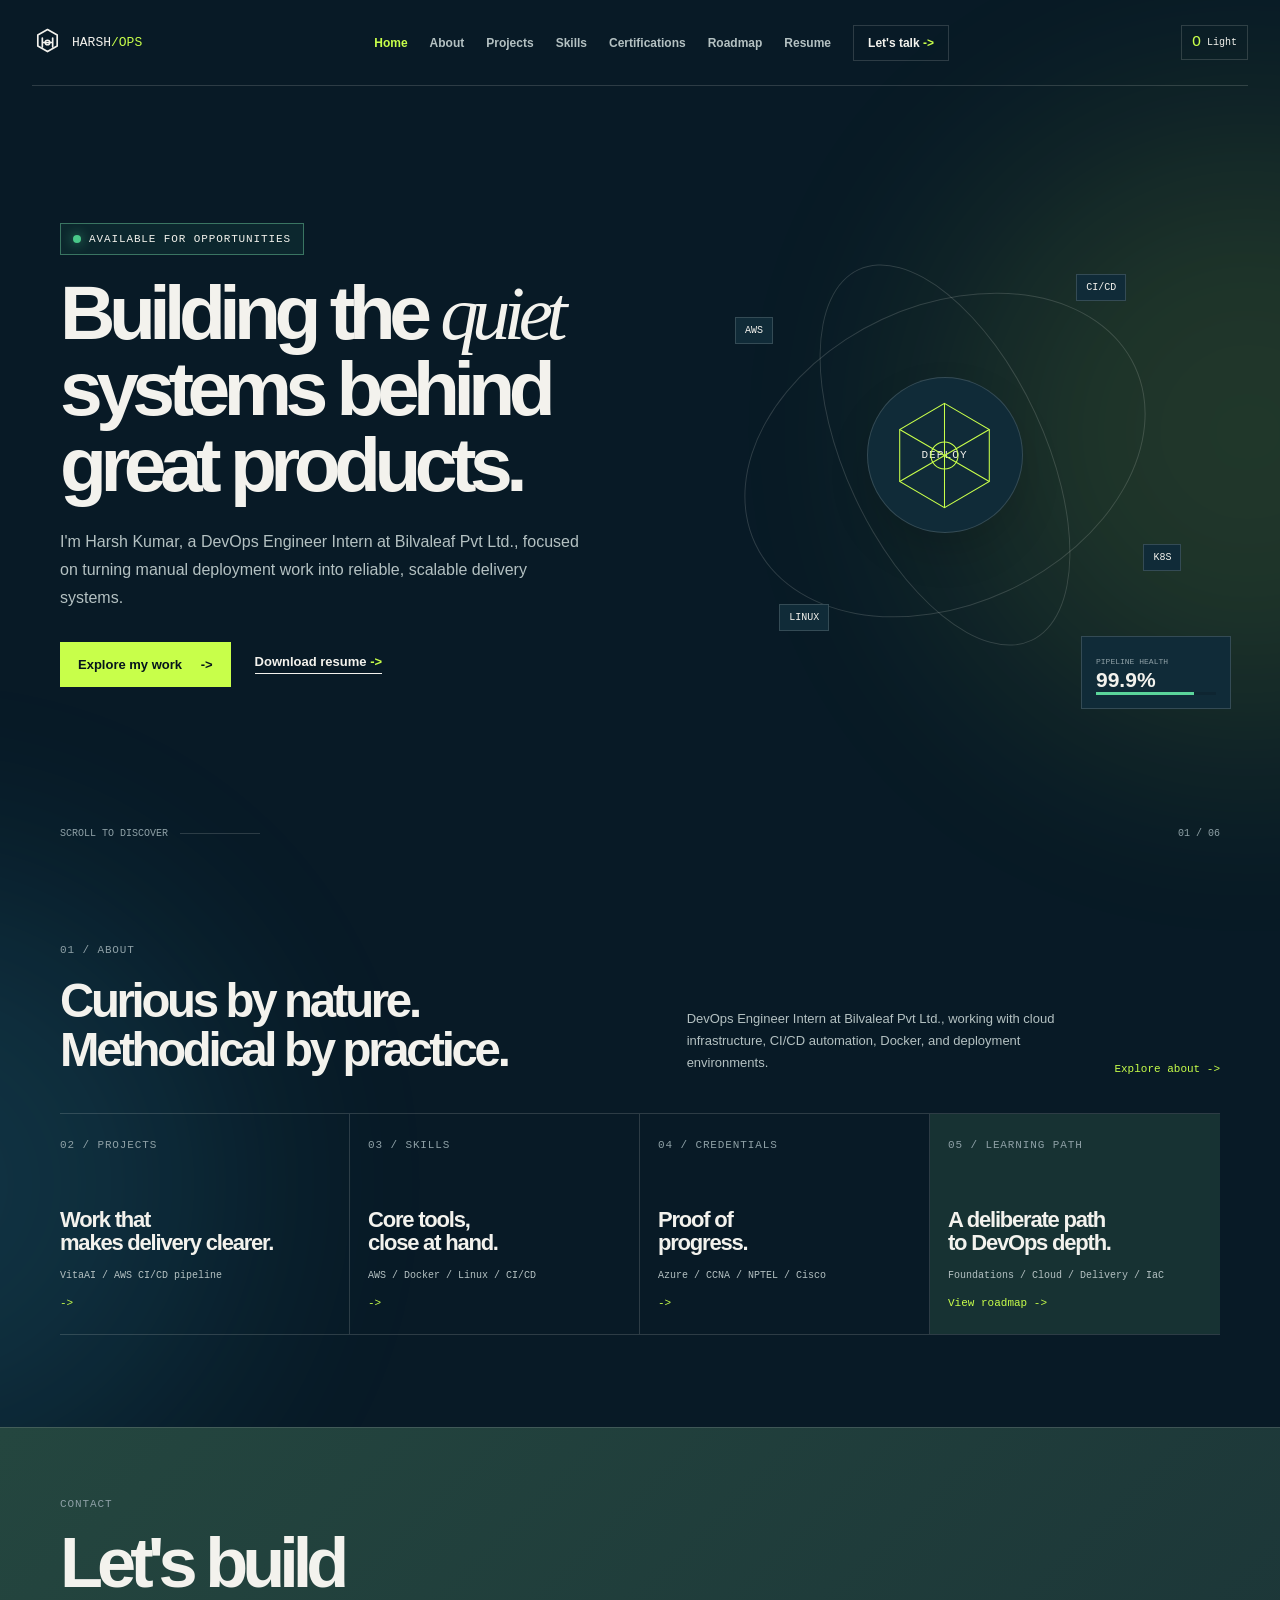
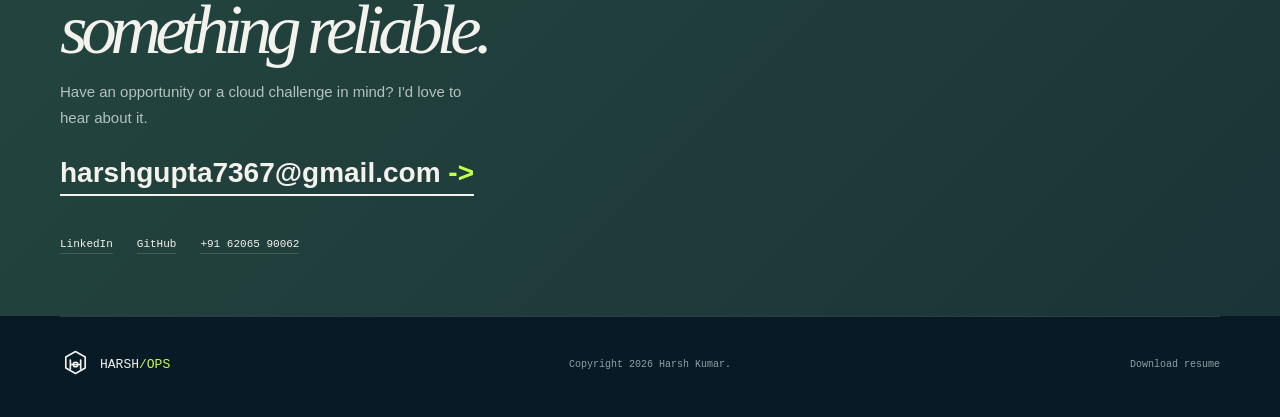
<file: index.html>
<!doctype html>
<html lang="en">
<head>
  <meta charset="UTF-8"><meta name="viewport" content="width=device-width, initial-scale=1.0">
  <meta http-equiv="Content-Security-Policy" content="default-src 'self'; img-src 'self' data:; style-src 'self' 'unsafe-inline' https://fonts.googleapis.com; font-src 'self' https://fonts.gstatic.com; script-src 'self' 'unsafe-inline'; object-src 'none'; base-uri 'self'; form-action 'self'; upgrade-insecure-requests">
  <meta name="referrer" content="strict-origin-when-cross-origin">
  <meta name="description" content="Harsh Kumar - Cloud and DevOps Engineer portfolio. AWS, Azure, Docker, Kubernetes, CI/CD and automation.">
  <meta name="keywords" content="Harsh Kumar, Cloud Engineer, DevOps Engineer, AWS, Azure, Docker, Kubernetes, CI/CD"><meta name="robots" content="index, follow">
  <link rel="canonical" href="https://harshcse.in/"><meta name="theme-color" content="#081a26"><link rel="icon" href="favicon.svg" type="image/svg+xml">
  <title>Harsh Kumar | Cloud and DevOps Engineer</title>
  <link rel="preconnect" href="https://fonts.googleapis.com"><link rel="preconnect" href="https://fonts.gstatic.com" crossorigin>
  <link href="https://fonts.googleapis.com/css2?family=DM+Mono:wght@400;500&family=Manrope:wght@400;500;600;700;800&display=swap" rel="stylesheet">
  <link rel="stylesheet" href="styles.css"><link rel="stylesheet" href="overrides.css"><link rel="stylesheet" href="home-refinements.css">
  <script>(()=>{const t=localStorage.getItem('harsh-portfolio-theme');document.documentElement.dataset.theme=t==='dark'||t==='light'?t:'dark'})()</script>
</head>
<body>
  <a class="skip-link" href="#main">Skip to content</a><div class="page-glow glow-one"></div><div class="page-glow glow-two"></div>
  <header class="site-header">
    <a class="brand" href="index.html" aria-label="Harsh Kumar home"><svg class="brand-mark" viewBox="0 0 48 48" aria-hidden="true"><path d="M9 12.5 24 4l15 8.5v17L24 38 9 29.5z"/><path d="M16 17v14m16-14v14M16 24h16"/><circle cx="24" cy="24" r="3.5"/></svg><span>HARSH<span>/OPS</span></span></a>
    <nav aria-label="Primary navigation"><a class="active" href="index.html">Home</a><a href="about.html">About</a><a href="projects.html">Projects</a><a href="skills.html">Skills</a><a href="certifications.html">Certifications</a><a href="roadmap.html">Roadmap</a><a href="Harsh_Resume_ops.pdf" download>Resume</a><a href="#contact" class="nav-contact">Let's talk <span>-&gt;</span></a></nav>
    <div class="header-actions"><button class="theme-toggle" type="button" aria-label="Switch to dark theme" aria-pressed="false"><span aria-hidden="true">O</span><span class="theme-label">Theme</span></button><button class="menu-toggle" aria-label="Open navigation" aria-expanded="false"><span></span><span></span></button></div>
  </header>
  <main id="main">
    <section class="hero section-shell home-hero">
      <div class="hero-copy reveal"><p class="eyebrow availability"><span class="status-dot"></span>Available for opportunities</p><h1>Building the <em>quiet</em> systems behind great products.</h1><p class="hero-text">I'm Harsh Kumar, a DevOps Engineer Intern at Bilvaleaf Pvt Ltd., focused on turning manual deployment work into reliable, scalable delivery systems.</p><div class="hero-actions"><a class="button button-primary" href="projects.html">Explore my work <span>-&gt;</span></a><a class="button button-link" href="Harsh_Resume_ops.pdf" download>Download resume <span>-&gt;</span></a></div></div>
      <div class="hero-art reveal" aria-label="Abstract cloud infrastructure diagram" role="img"><div class="orbit orbit-one"></div><div class="orbit orbit-two"></div><div class="core"><svg viewBox="0 0 120 120" aria-hidden="true"><path d="m60 10 43 25v50l-43 25-43-25V35z"/><path d="M60 10v100M17 35l86 50M103 35 17 85"/><circle cx="60" cy="60" r="13"/></svg><span>DEPLOY</span></div><span class="node node-a">AWS</span><span class="node node-b">CI/CD</span><span class="node node-c">K8S</span><span class="node node-d">LINUX</span><div class="metrics-card"><span>PIPELINE HEALTH</span><strong>99.9%</strong><i></i></div></div>
      <div class="hero-footer"><span>Scroll to discover</span><span class="scroll-line"></span><span>01 / 06</span></div>
    </section>
    <section class="home-overview section-shell" aria-label="Portfolio overview">
      <a class="overview-about reveal" href="about.html"><div><p class="section-kicker">01 / About</p><h2>Curious by nature.<br>Methodical by practice.</h2></div><p>DevOps Engineer Intern at Bilvaleaf Pvt Ltd., working with cloud infrastructure, CI/CD automation, Docker, and deployment environments.</p><b>Explore about -&gt;</b></a>
      <div class="overview-grid"><a class="overview-card reveal" href="projects.html"><p class="section-kicker">02 / Projects</p><h3>Work that<br>makes delivery clearer.</h3><span>VitaAI / AWS CI/CD pipeline</span><b>-&gt;</b></a><a class="overview-card reveal" href="skills.html"><p class="section-kicker">03 / Skills</p><h3>Core tools,<br>close at hand.</h3><span>AWS / Docker / Linux / CI/CD</span><b>-&gt;</b></a><a class="overview-card reveal" href="certifications.html"><p class="section-kicker">04 / Credentials</p><h3>Proof of<br>progress.</h3><span>Azure / CCNA / NPTEL / Cisco</span><b>-&gt;</b></a><a class="overview-card roadmap-card reveal" href="roadmap.html"><p class="section-kicker">05 / Learning path</p><h3>A deliberate path<br>to DevOps depth.</h3><span>Foundations / Cloud / Delivery / IaC</span><b>View roadmap -&gt;</b></a></div>
    </section>
    <section class="contact" id="contact"><div class="contact-inner section-shell reveal"><p class="section-kicker">Contact</p><h2>Let's build<br><em>something reliable.</em></h2><p>Have an opportunity or a cloud challenge in mind? I'd love to hear about it.</p><a class="email-link" href="mailto:harshgupta7367@gmail.com">harshgupta7367@gmail.com <span>-&gt;</span></a><div class="contact-links"><a href="https://www.linkedin.com/in/harshcse" target="_blank" rel="noreferrer">LinkedIn</a><a href="https://github.com/harshcseai" target="_blank" rel="noreferrer">GitHub</a><a href="tel:+916206590062">+91 62065 90062</a></div></div></section>
  </main>
  <footer class="site-footer section-shell"><a class="brand" href="index.html"><svg class="brand-mark" viewBox="0 0 48 48" aria-hidden="true"><path d="M9 12.5 24 4l15 8.5v17L24 38 9 29.5z"/><path d="M16 17v14m16-14v14M16 24h16"/><circle cx="24" cy="24" r="3.5"/></svg><span>HARSH<span>/OPS</span></span></a><p>Copyright <span id="year"></span> Harsh Kumar.</p><a href="Harsh_Resume_ops.pdf" download>Download resume</a></footer><script src="script.js"></script>
</body></html>
</file>
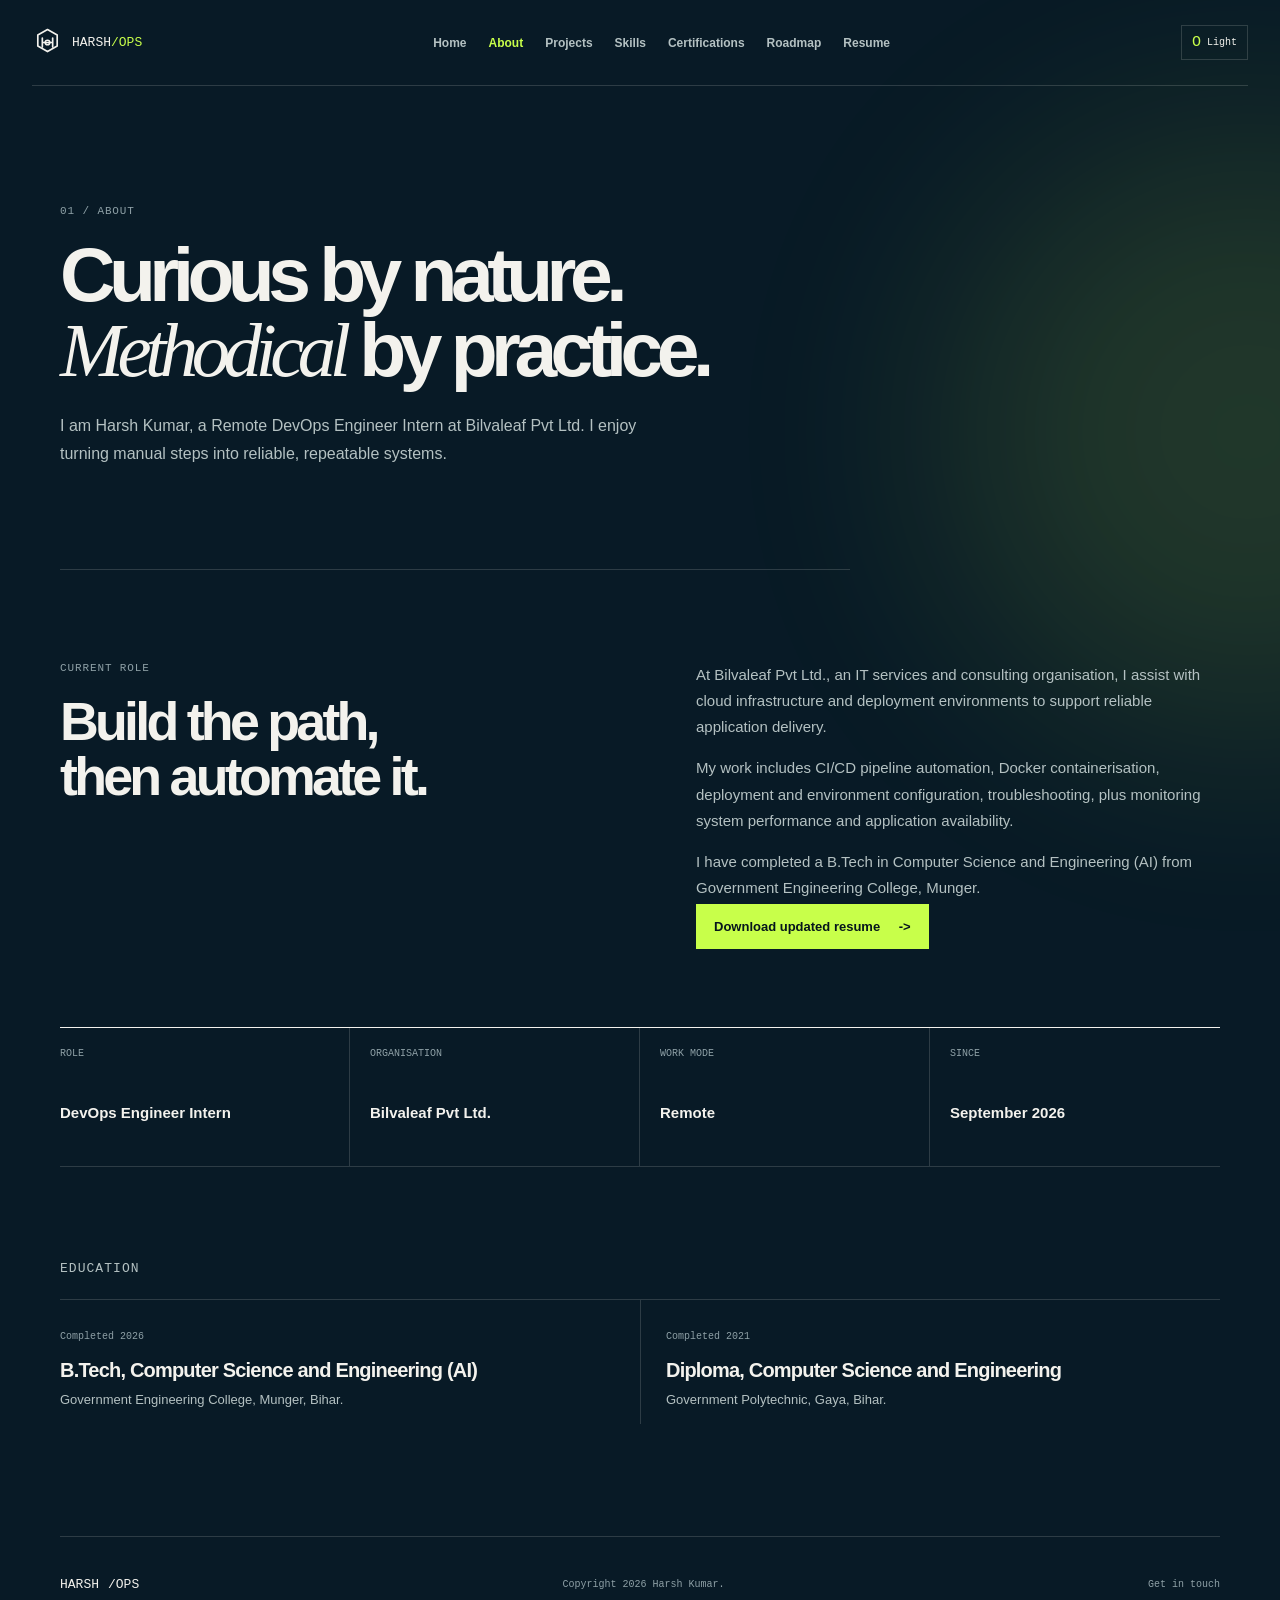
<file: about.html>
<!doctype html><html lang="en"><head><meta charset="UTF-8"><meta name="viewport" content="width=device-width,initial-scale=1"><meta name="description" content="About Harsh Kumar, remote DevOps Engineer Intern at Bilvaleaf Pvt Ltd."><meta http-equiv="Content-Security-Policy" content="default-src 'self'; img-src 'self' data: https://cdn.simpleicons.org; style-src 'self' 'unsafe-inline' https://fonts.googleapis.com; font-src 'self' https://fonts.gstatic.com; script-src 'self' 'unsafe-inline'; object-src 'none'; base-uri 'self'; form-action 'self'; upgrade-insecure-requests"><link rel="canonical" href="https://harshcse.in/about.html"><link rel="icon" href="favicon.svg"><title>About | Harsh Kumar</title><link rel="preconnect" href="https://fonts.googleapis.com"><link rel="preconnect" href="https://fonts.gstatic.com" crossorigin><link href="https://fonts.googleapis.com/css2?family=DM+Mono:wght@400;500&family=Manrope:wght@400;500;600;700;800&display=swap" rel="stylesheet"><link rel="stylesheet" href="styles.css"><link rel="stylesheet" href="overrides.css"><script>(()=>{const t=localStorage.getItem('harsh-portfolio-theme');document.documentElement.dataset.theme=t==='dark'||t==='light'?t:'dark'})()</script></head><body><div class="page-glow glow-one"></div><header class="site-header"><a class="brand" href="index.html"><svg class="brand-mark" viewBox="0 0 48 48"><path d="M9 12.5 24 4l15 8.5v17L24 38 9 29.5z"/><path d="M16 17v14m16-14v14M16 24h16"/><circle cx="24" cy="24" r="3.5"/></svg><span>HARSH<span>/OPS</span></span></a><nav><a href="index.html">Home</a><a class="active" href="about.html">About</a><a href="projects.html">Projects</a><a href="skills.html">Skills</a><a href="certifications.html">Certifications</a><a href="roadmap.html">Roadmap</a><a href="Harsh_Resume_ops.pdf" download>Resume</a></nav><div class="header-actions"><button class="theme-toggle"><span>O</span><span class="theme-label">Theme</span></button><button class="menu-toggle"><span></span><span></span></button></div></header><main class="detail-page section-shell"><section class="page-intro reveal"><p class="section-kicker">01 / About</p><h1>Curious by nature.<br><em>Methodical</em> by practice.</h1><p>I am Harsh Kumar, a Remote DevOps Engineer Intern at Bilvaleaf Pvt Ltd. I enjoy turning manual steps into reliable, repeatable systems.</p></section><section class="split-story reveal"><div><p class="section-kicker">Current role</p><h2>Build the path,<br>then automate it.</h2></div><div><p>At Bilvaleaf Pvt Ltd., an IT services and consulting organisation, I assist with cloud infrastructure and deployment environments to support reliable application delivery.</p><p>My work includes CI/CD pipeline automation, Docker containerisation, deployment and environment configuration, troubleshooting, plus monitoring system performance and application availability.</p><p>I have completed a B.Tech in Computer Science and Engineering (AI) from Government Engineering College, Munger.</p><a class="button button-primary" href="Harsh_Resume_ops.pdf" download>Download updated resume <span>-&gt;</span></a></div></section><section class="fact-board reveal"><article><span>Role</span><strong>DevOps Engineer Intern</strong></article><article><span>Organisation</span><strong>Bilvaleaf Pvt Ltd.</strong></article><article><span>Work mode</span><strong>Remote</strong></article><article><span>Since</span><strong>September 2026</strong></article></section><section class="education-block reveal"><p class="section-kicker">Education</p><div><article><span>Completed 2026</span><h3>B.Tech, Computer Science and Engineering (AI)</h3><p>Government Engineering College, Munger, Bihar.</p></article><article><span>Completed 2021</span><h3>Diploma, Computer Science and Engineering</h3><p>Government Polytechnic, Gaya, Bihar.</p></article></div></section></main><footer class="site-footer section-shell"><a class="brand" href="index.html">HARSH<span>/OPS</span></a><p>Copyright <span id="year"></span> Harsh Kumar.</p><a href="mailto:harshgupta7367@gmail.com">Get in touch</a></footer><script src="script.js"></script></body></html>
</file>
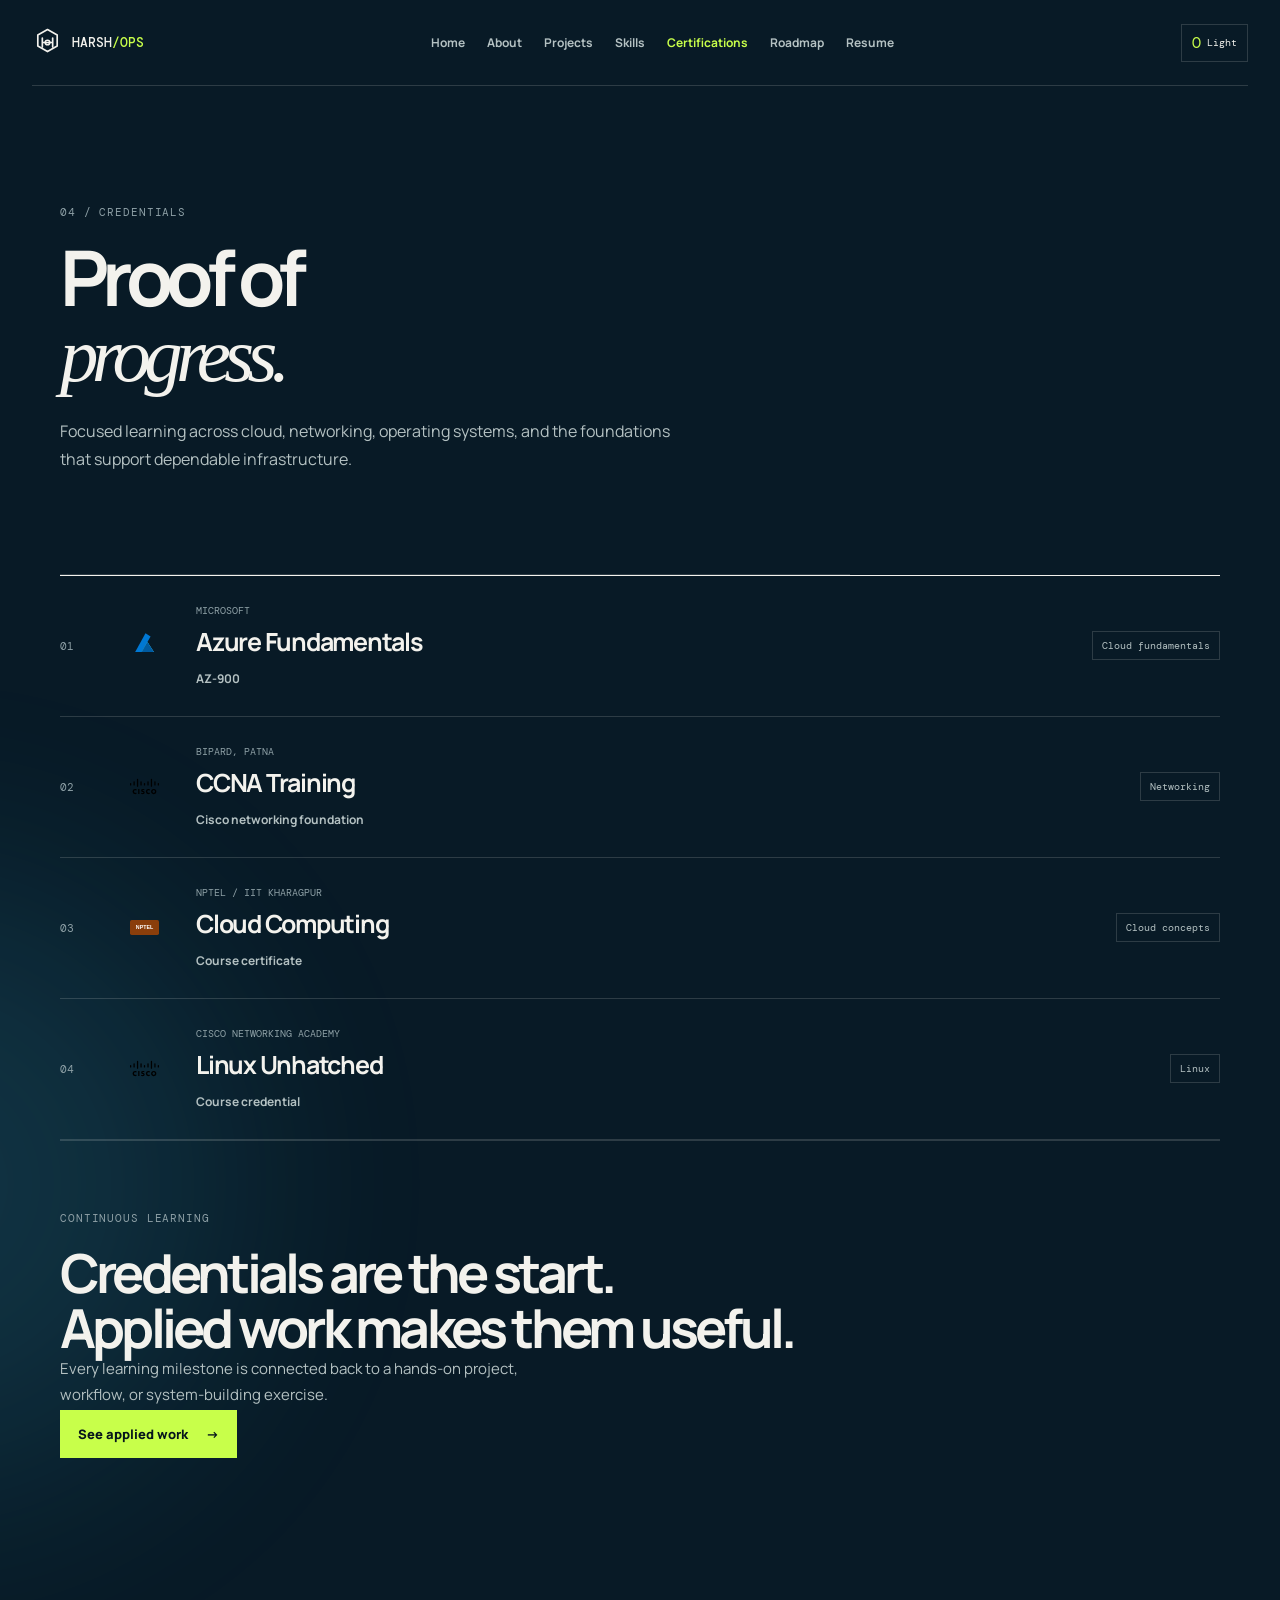
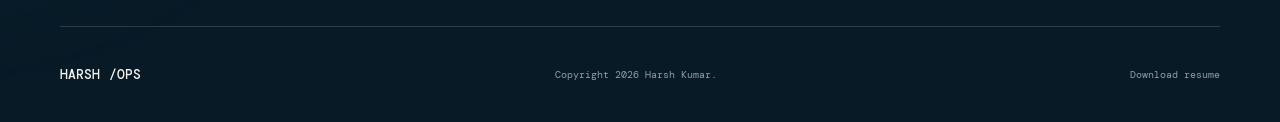
<file: certifications.html>
<!doctype html><html lang="en"><head><meta charset="UTF-8"><meta name="viewport" content="width=device-width,initial-scale=1"><meta name="description" content="Cloud, networking, and Linux certifications of Harsh Kumar."><link rel="canonical" href="https://harshcse.in/certifications.html"><link rel="icon" href="favicon.svg"><title>Certifications | Harsh Kumar</title><link rel="preconnect" href="https://fonts.googleapis.com"><link rel="preconnect" href="https://fonts.gstatic.com" crossorigin><link href="https://fonts.googleapis.com/css2?family=DM+Mono:wght@400;500&family=Manrope:wght@400;500;600;700;800&display=swap" rel="stylesheet"><link rel="stylesheet" href="styles.css"><link rel="stylesheet" href="overrides.css"><script>(()=>{const t=localStorage.getItem('harsh-portfolio-theme');document.documentElement.dataset.theme=t==='dark'||t==='light'?t:'dark'})()</script></head><body><div class="page-glow glow-two"></div><header class="site-header"><a class="brand" href="index.html"><svg class="brand-mark" viewBox="0 0 48 48"><path d="M9 12.5 24 4l15 8.5v17L24 38 9 29.5z"/><path d="M16 17v14m16-14v14M16 24h16"/><circle cx="24" cy="24" r="3.5"/></svg><span>HARSH<span>/OPS</span></span></a><nav><a href="index.html">Home</a><a href="about.html">About</a><a href="projects.html">Projects</a><a href="skills.html">Skills</a><a class="active" href="certifications.html">Certifications</a><a href="roadmap.html">Roadmap</a><a href="Harsh_Resume_ops.pdf" download>Resume</a></nav><div class="header-actions"><button class="theme-toggle"><span>O</span><span class="theme-label">Theme</span></button><button class="menu-toggle"><span></span><span></span></button></div></header><main class="detail-page section-shell"><section class="page-intro reveal"><p class="section-kicker">04 / Credentials</p><h1>Proof of<br><em>progress.</em></h1><p>Focused learning across cloud, networking, operating systems, and the foundations that support dependable infrastructure.</p></section><section class="cert-list"><article class="reveal"><span>01</span><img class="cert-logo" src="https://cdn.simpleicons.org/microsoftazure/0078D4" alt="Microsoft Azure"><div><p>Microsoft</p><h2>Azure Fundamentals</h2><strong>AZ-900</strong></div><em>Cloud fundamentals</em></article><article class="reveal"><span>02</span><img class="cert-logo" src="https://cdn.simpleicons.org/cisco/1BA0D7" alt="Cisco"><div><p>BIPARD, Patna</p><h2>CCNA Training</h2><strong>Cisco networking foundation</strong></div><em>Networking</em></article><article class="reveal"><span>03</span><img class="cert-logo nptel-logo" src="https://cdn.simpleicons.org/cloudflare/F38020" alt="Cloud Computing"><div><p>NPTEL / IIT Kharagpur</p><h2>Cloud Computing</h2><strong>Course certificate</strong></div><em>Cloud concepts</em></article><article class="reveal"><span>04</span><img class="cert-logo" src="https://cdn.simpleicons.org/cisco/1BA0D7" alt="Cisco"><div><p>Cisco Networking Academy</p><h2>Linux Unhatched</h2><strong>Course credential</strong></div><em>Linux</em></article></section><section class="learning-note reveal"><p class="section-kicker">Continuous learning</p><h2>Credentials are the start.<br>Applied work makes them useful.</h2><p>Every learning milestone is connected back to a hands-on project, workflow, or system-building exercise.</p><a class="button button-primary" href="projects.html">See applied work <span>-&gt;</span></a></section></main><footer class="site-footer section-shell"><a class="brand" href="index.html">HARSH<span>/OPS</span></a><p>Copyright <span id="year"></span> Harsh Kumar.</p><a href="Harsh_Resume_ops.pdf" download>Download resume</a></footer><script src="script.js"></script></body></html>
</file>
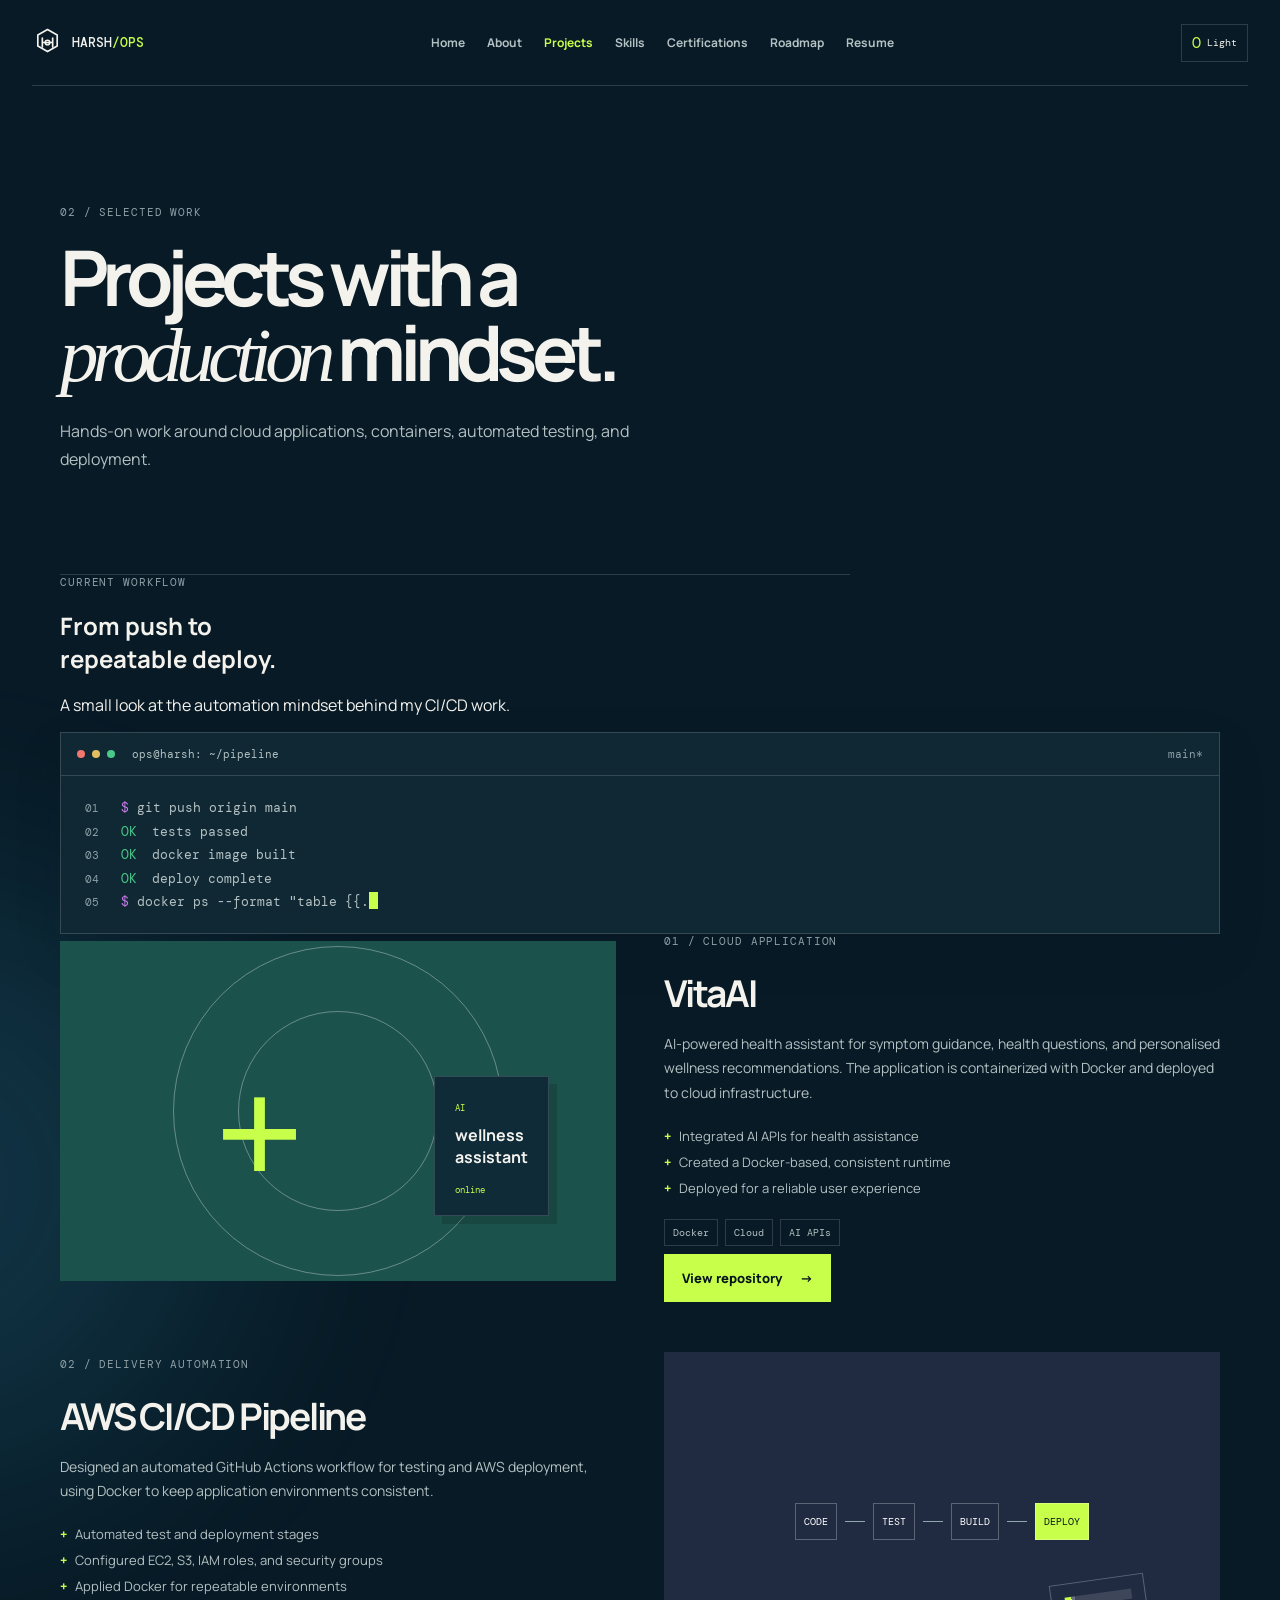
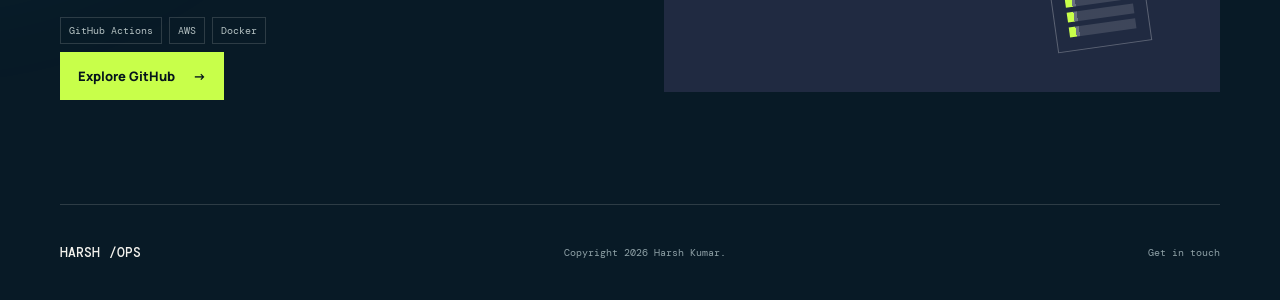
<file: projects.html>
<!doctype html><html lang="en"><head><meta charset="UTF-8"><meta name="viewport" content="width=device-width,initial-scale=1"><meta name="description" content="Cloud and DevOps projects by Harsh Kumar."><link rel="canonical" href="https://harshcse.in/projects.html"><link rel="icon" href="favicon.svg"><title>Projects | Harsh Kumar</title><link rel="preconnect" href="https://fonts.googleapis.com"><link rel="preconnect" href="https://fonts.gstatic.com" crossorigin><link href="https://fonts.googleapis.com/css2?family=DM+Mono:wght@400;500&family=Manrope:wght@400;500;600;700;800&display=swap" rel="stylesheet"><link rel="stylesheet" href="styles.css"><link rel="stylesheet" href="overrides.css"><script>(()=>{const t=localStorage.getItem('harsh-portfolio-theme');document.documentElement.dataset.theme=t==='dark'||t==='light'?t:'dark'})()</script></head><body><div class="page-glow glow-two"></div><header class="site-header"><a class="brand" href="index.html"><svg class="brand-mark" viewBox="0 0 48 48"><path d="M9 12.5 24 4l15 8.5v17L24 38 9 29.5z"/><path d="M16 17v14m16-14v14M16 24h16"/><circle cx="24" cy="24" r="3.5"/></svg><span>HARSH<span>/OPS</span></span></a><nav><a href="index.html">Home</a><a href="about.html">About</a><a class="active" href="projects.html">Projects</a><a href="skills.html">Skills</a><a href="certifications.html">Certifications</a><a href="roadmap.html">Roadmap</a><a href="Harsh_Resume_ops.pdf" download>Resume</a></nav><div class="header-actions"><button class="theme-toggle"><span>O</span><span class="theme-label">Theme</span></button><button class="menu-toggle"><span></span><span></span></button></div></header><main class="detail-page section-shell"><section class="page-intro reveal"><p class="section-kicker">02 / Selected work</p><h1>Projects with a<br><em>production</em> mindset.</h1><p>Hands-on work around cloud applications, containers, automated testing, and deployment.</p></section><section class="project-terminal reveal" aria-label="Animated deployment terminal"><div><p class="section-kicker">Current workflow</p><h2>From push to<br>repeatable deploy.</h2><p>A small look at the automation mindset behind my CI/CD work.</p></div><div class="terminal-window"><div class="terminal-top"><i></i><i></i><i></i><span>ops@harsh: ~/pipeline</span><b>main*</b></div><div class="terminal-body"><p><small>01</small><span class="prompt">$</span> git push origin main</p><p><small>02</small><span class="ok">OK</span> tests passed</p><p><small>03</small><span class="ok">OK</span> docker image built</p><p><small>04</small><span class="ok">OK</span> deploy complete</p><p><small>05</small><span class="prompt">$</span> <b class="terminal-cursor"></b></p></div></div></section><section class="project-list"><article class="feature-project reveal"><div class="project-visual vita-visual"><div class="pulse"></div><div class="pulse p2"></div><div class="medical-cross">+</div><div class="terminal-mini"><span>AI</span><b>wellness<br>assistant</b><i>online</i></div></div><div><p class="section-kicker">01 / Cloud application</p><h2>VitaAI</h2><p>AI-powered health assistant for symptom guidance, health questions, and personalised wellness recommendations. The application is containerized with Docker and deployed to cloud infrastructure.</p><ul class="project-points"><li>Integrated AI APIs for health assistance</li><li>Created a Docker-based, consistent runtime</li><li>Deployed for a reliable user experience</li></ul><div class="tags"><span>Docker</span><span>Cloud</span><span>AI APIs</span></div><a class="button button-primary" href="https://github.com/harshcseai/VitaAI-medical-assistant" target="_blank" rel="noreferrer">View repository <span>-&gt;</span></a></div></article><article class="feature-project reverse reveal"><div class="project-visual pipeline-visual"><div class="pipeline-row"><span>CODE</span><i></i><span>TEST</span><i></i><span>BUILD</span><i></i><span>DEPLOY</span></div><div class="server-rack"><span></span><span></span><span></span></div></div><div><p class="section-kicker">02 / Delivery automation</p><h2>AWS CI/CD Pipeline</h2><p>Designed an automated GitHub Actions workflow for testing and AWS deployment, using Docker to keep application environments consistent.</p><ul class="project-points"><li>Automated test and deployment stages</li><li>Configured EC2, S3, IAM roles, and security groups</li><li>Applied Docker for repeatable environments</li></ul><div class="tags"><span>GitHub Actions</span><span>AWS</span><span>Docker</span></div><a class="button button-primary" href="https://github.com/harshcseai" target="_blank" rel="noreferrer">Explore GitHub <span>-&gt;</span></a></div></article></section></main><footer class="site-footer section-shell"><a class="brand" href="index.html">HARSH<span>/OPS</span></a><p>Copyright <span id="year"></span> Harsh Kumar.</p><a href="mailto:harshgupta7367@gmail.com">Get in touch</a></footer><script src="script.js"></script></body></html>
</file>
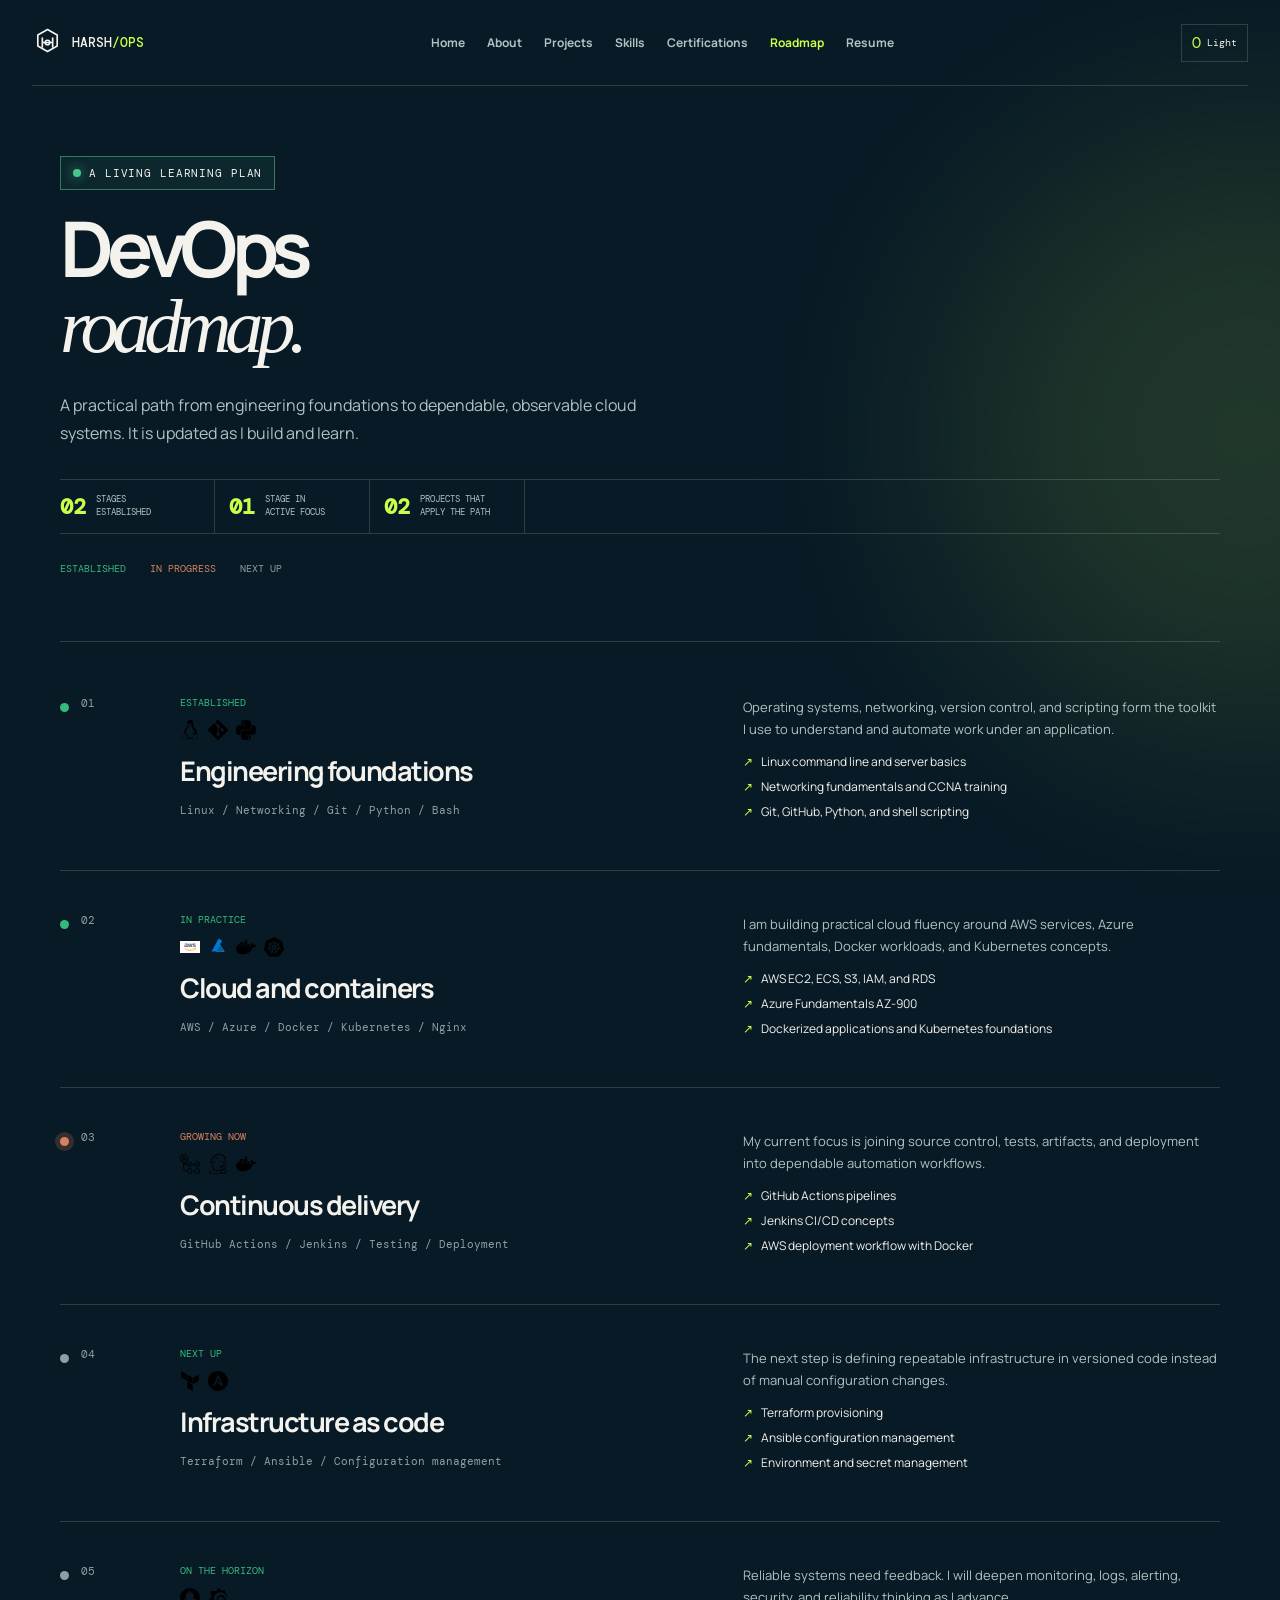
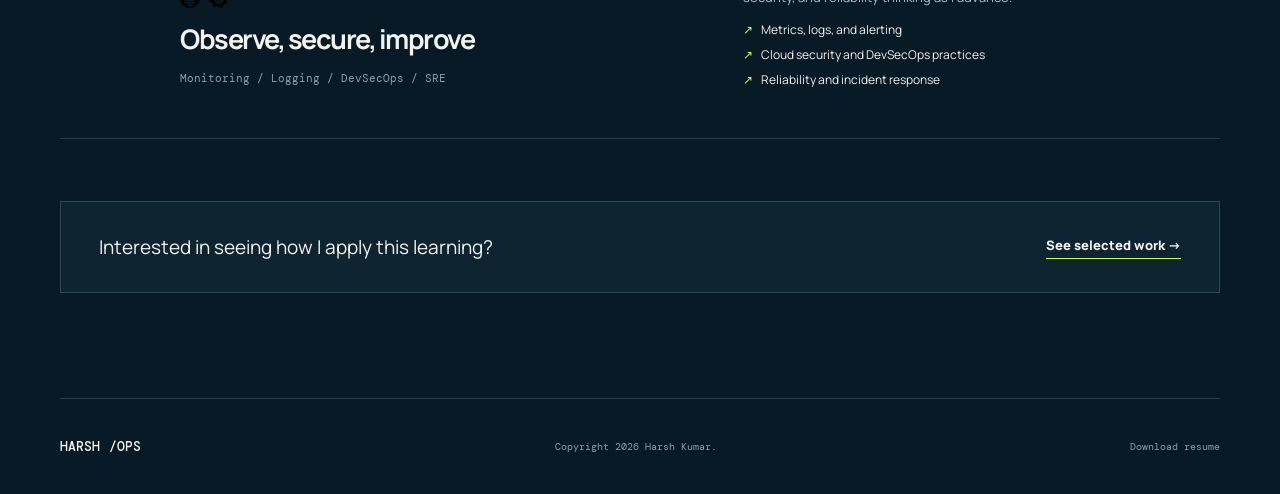
<file: roadmap.html>
<!doctype html><html lang="en"><head><meta charset="UTF-8"><meta name="viewport" content="width=device-width,initial-scale=1"><meta name="description" content="Harsh Kumar's Cloud and DevOps learning roadmap: Linux, cloud, containers, CI/CD, infrastructure as code, and observability."><link rel="canonical" href="https://harshcse.in/roadmap.html"><link rel="icon" href="favicon.svg"><title>DevOps Roadmap | Harsh Kumar</title><link rel="preconnect" href="https://fonts.googleapis.com"><link rel="preconnect" href="https://fonts.gstatic.com" crossorigin><link href="https://fonts.googleapis.com/css2?family=DM+Mono:wght@400;500&family=Manrope:wght@400;500;600;700;800&display=swap" rel="stylesheet"><link rel="stylesheet" href="styles.css"><link rel="stylesheet" href="overrides.css"><script>(()=>{const t=localStorage.getItem('harsh-portfolio-theme');document.documentElement.dataset.theme=t==='dark'||t==='light'?t:'dark'})()</script></head><body><div class="page-glow glow-one"></div><header class="site-header"><a class="brand" href="index.html"><svg class="brand-mark" viewBox="0 0 48 48"><path d="M9 12.5 24 4l15 8.5v17L24 38 9 29.5z"/><path d="M16 17v14m16-14v14M16 24h16"/><circle cx="24" cy="24" r="3.5"/></svg><span>HARSH<span>/OPS</span></span></a><nav><a href="index.html">Home</a><a href="about.html">About</a><a href="projects.html">Projects</a><a href="skills.html">Skills</a><a href="certifications.html">Certifications</a><a class="active" href="roadmap.html">Roadmap</a><a href="Harsh_Resume_ops.pdf" download>Resume</a></nav><div class="header-actions"><button class="theme-toggle"><span>O</span><span class="theme-label">Theme</span></button><button class="menu-toggle"><span></span><span></span></button></div></header><main id="main" class="roadmap-main section-shell"><section class="roadmap-hero reveal"><p class="eyebrow availability"><span class="status-dot"></span>A living learning plan</p><h1>DevOps<br><em>roadmap.</em></h1><p>A practical path from engineering foundations to dependable, observable cloud systems. It is updated as I build and learn.</p><div class="roadmap-snapshot"><div><strong>02</strong><span>stages<br>established</span></div><div><strong>01</strong><span>stage in<br>active focus</span></div><div><strong>02</strong><span>projects that<br>apply the path</span></div></div><div class="roadmap-key"><span class="key-done">Established</span><span class="key-active">In progress</span><span class="key-next">Next up</span></div></section><section class="roadmap-detail"><article class="roadmap-stage complete reveal"><div class="stage-number">01</div><div class="stage-title"><p>Established</p><div class="stage-brand-icons"><img src="https://cdn.simpleicons.org/linux/FCC624" alt="Linux"><img src="https://cdn.simpleicons.org/git/F05032" alt="Git"><img src="https://cdn.simpleicons.org/python/3776AB" alt="Python"></div><h2>Engineering foundations</h2><span>Linux / Networking / Git / Python / Bash</span></div><div class="stage-body"><p>Operating systems, networking, version control, and scripting form the toolkit I use to understand and automate work under an application.</p><ul><li>Linux command line and server basics</li><li>Networking fundamentals and CCNA training</li><li>Git, GitHub, Python, and shell scripting</li></ul></div></article><article class="roadmap-stage complete reveal"><div class="stage-number">02</div><div class="stage-title"><p>In practice</p><div class="stage-brand-icons"><img src="https://cdn.simpleicons.org/amazonwebservices/FF9900" alt="AWS"><img src="https://cdn.simpleicons.org/microsoftazure/0078D4" alt="Azure"><img src="https://cdn.simpleicons.org/docker/2496ED" alt="Docker"><img src="https://cdn.simpleicons.org/kubernetes/326CE5" alt="Kubernetes"></div><h2>Cloud and containers</h2><span>AWS / Azure / Docker / Kubernetes / Nginx</span></div><div class="stage-body"><p>I am building practical cloud fluency around AWS services, Azure fundamentals, Docker workloads, and Kubernetes concepts.</p><ul><li>AWS EC2, ECS, S3, IAM, and RDS</li><li>Azure Fundamentals AZ-900</li><li>Dockerized applications and Kubernetes foundations</li></ul></div></article><article class="roadmap-stage active-stage reveal"><div class="stage-number">03</div><div class="stage-title"><p>Growing now</p><div class="stage-brand-icons"><img src="https://cdn.simpleicons.org/githubactions/2088FF" alt="GitHub Actions"><img src="https://cdn.simpleicons.org/jenkins/D24939" alt="Jenkins"><img src="https://cdn.simpleicons.org/docker/2496ED" alt="Docker"></div><h2>Continuous delivery</h2><span>GitHub Actions / Jenkins / Testing / Deployment</span></div><div class="stage-body"><p>My current focus is joining source control, tests, artifacts, and deployment into dependable automation workflows.</p><ul><li>GitHub Actions pipelines</li><li>Jenkins CI/CD concepts</li><li>AWS deployment workflow with Docker</li></ul></div></article><article class="roadmap-stage reveal"><div class="stage-number">04</div><div class="stage-title"><p>Next up</p><div class="stage-brand-icons"><img src="https://cdn.simpleicons.org/terraform/7B42BC" alt="Terraform"><img src="https://cdn.simpleicons.org/ansible/EE0000" alt="Ansible"></div><h2>Infrastructure as code</h2><span>Terraform / Ansible / Configuration management</span></div><div class="stage-body"><p>The next step is defining repeatable infrastructure in versioned code instead of manual configuration changes.</p><ul><li>Terraform provisioning</li><li>Ansible configuration management</li><li>Environment and secret management</li></ul></div></article><article class="roadmap-stage reveal"><div class="stage-number">05</div><div class="stage-title"><p>On the horizon</p><div class="stage-brand-icons"><img src="https://cdn.simpleicons.org/prometheus/E6522C" alt="Prometheus"><img src="https://cdn.simpleicons.org/grafana/F46800" alt="Grafana"></div><h2>Observe, secure, improve</h2><span>Monitoring / Logging / DevSecOps / SRE</span></div><div class="stage-body"><p>Reliable systems need feedback. I will deepen monitoring, logs, alerting, security, and reliability thinking as I advance.</p><ul><li>Metrics, logs, and alerting</li><li>Cloud security and DevSecOps practices</li><li>Reliability and incident response</li></ul></div></article></section><section class="roadmap-cta reveal"><p>Interested in seeing how I apply this learning?</p><a href="projects.html">See selected work -&gt;</a></section></main><footer class="site-footer section-shell"><a class="brand" href="index.html">HARSH<span>/OPS</span></a><p>Copyright <span id="year"></span> Harsh Kumar.</p><a href="Harsh_Resume_ops.pdf" download>Download resume</a></footer><script src="script.js"></script></body></html>
</file>
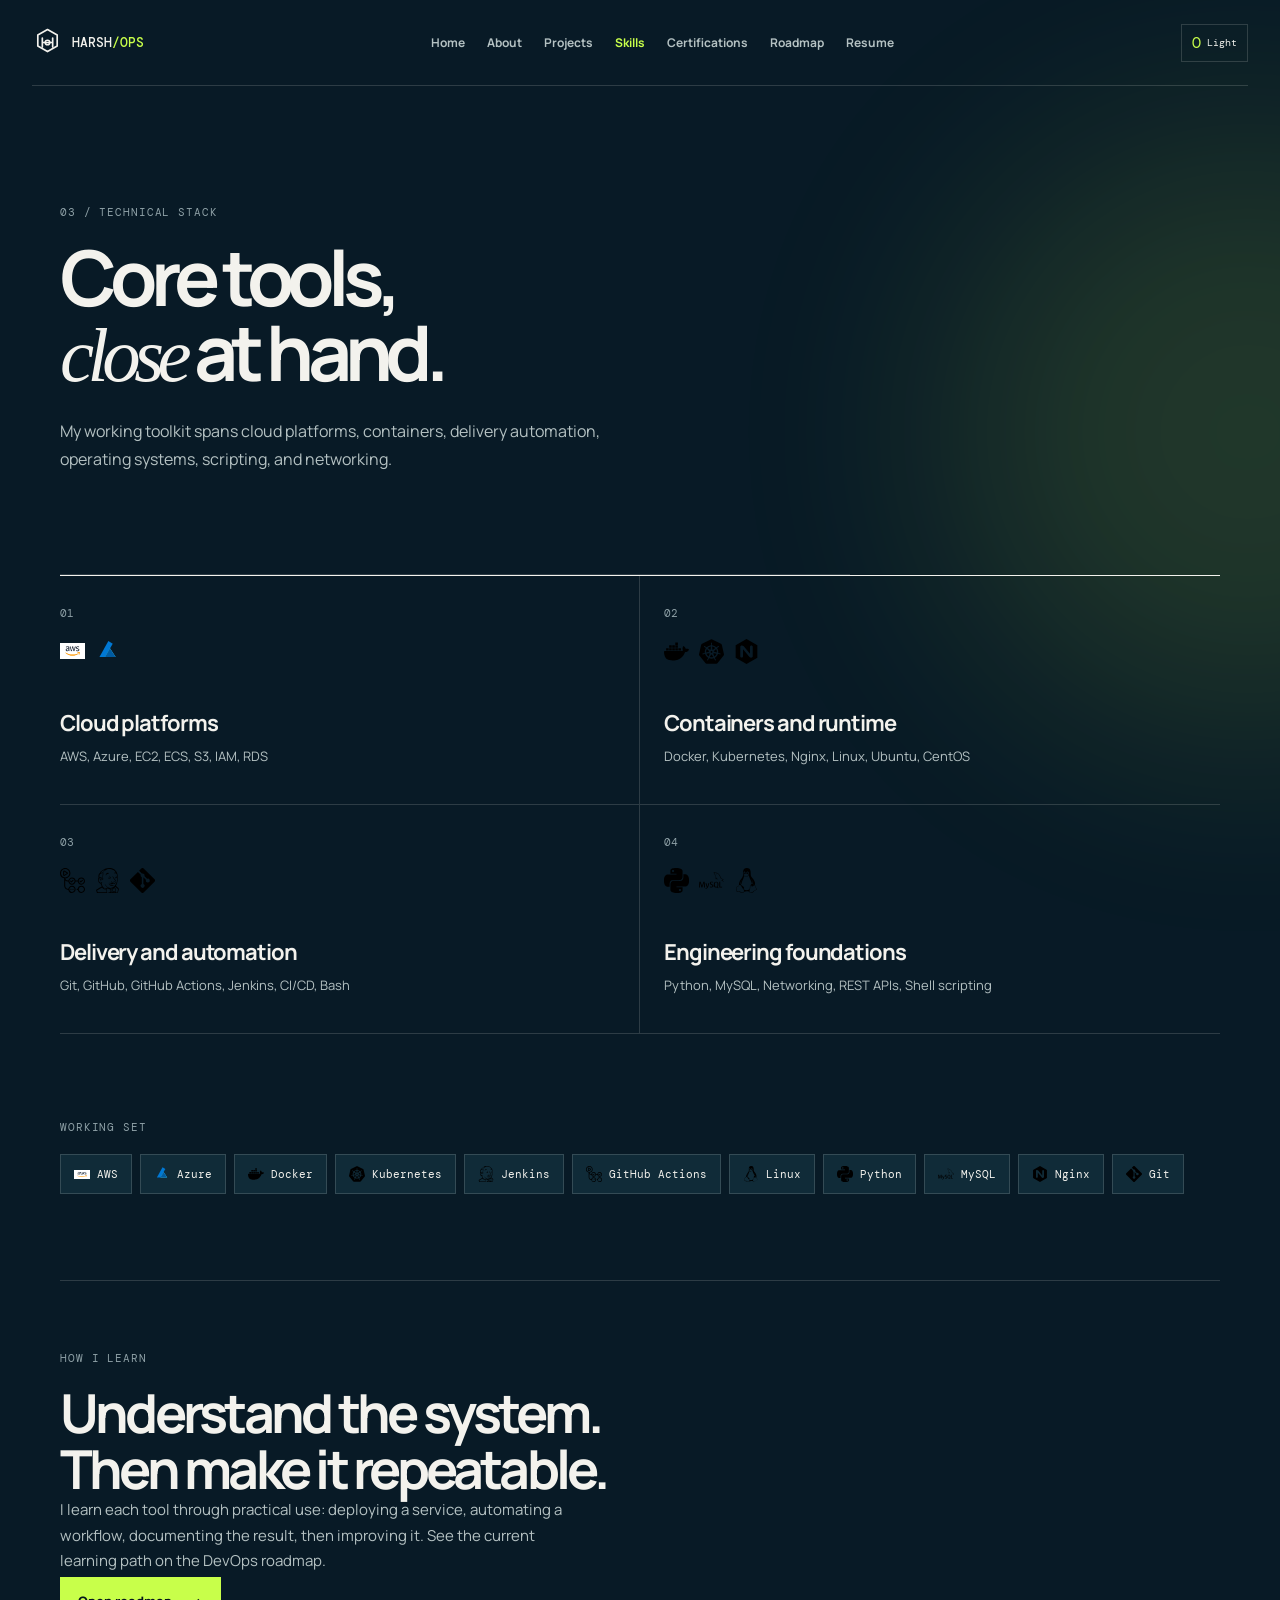
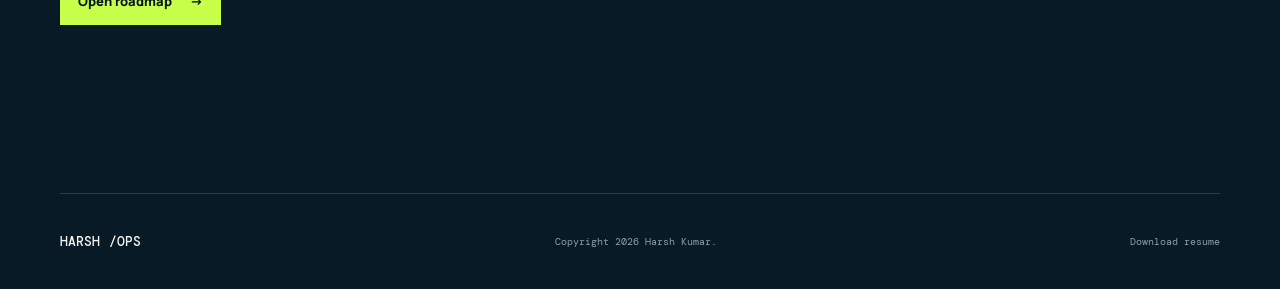
<file: skills.html>
<!doctype html><html lang="en"><head><meta charset="UTF-8"><meta name="viewport" content="width=device-width,initial-scale=1"><meta name="description" content="Cloud and DevOps skills of Harsh Kumar: AWS, Azure, Docker, Kubernetes, CI/CD, Linux and automation."><link rel="canonical" href="https://harshcse.in/skills.html"><link rel="icon" href="favicon.svg"><title>Skills | Harsh Kumar</title><link rel="preconnect" href="https://fonts.googleapis.com"><link rel="preconnect" href="https://fonts.gstatic.com" crossorigin><link href="https://fonts.googleapis.com/css2?family=DM+Mono:wght@400;500&family=Manrope:wght@400;500;600;700;800&display=swap" rel="stylesheet"><link rel="stylesheet" href="styles.css"><link rel="stylesheet" href="overrides.css"><script>(()=>{const t=localStorage.getItem('harsh-portfolio-theme');document.documentElement.dataset.theme=t==='dark'||t==='light'?t:'dark'})()</script></head><body><div class="page-glow glow-one"></div><header class="site-header"><a class="brand" href="index.html"><svg class="brand-mark" viewBox="0 0 48 48"><path d="M9 12.5 24 4l15 8.5v17L24 38 9 29.5z"/><path d="M16 17v14m16-14v14M16 24h16"/><circle cx="24" cy="24" r="3.5"/></svg><span>HARSH<span>/OPS</span></span></a><nav><a href="index.html">Home</a><a href="about.html">About</a><a href="projects.html">Projects</a><a class="active" href="skills.html">Skills</a><a href="certifications.html">Certifications</a><a href="roadmap.html">Roadmap</a><a href="Harsh_Resume_ops.pdf" download>Resume</a></nav><div class="header-actions"><button class="theme-toggle"><span>O</span><span class="theme-label">Theme</span></button><button class="menu-toggle"><span></span><span></span></button></div></header><main class="detail-page section-shell"><section class="page-intro reveal"><p class="section-kicker">03 / Technical stack</p><h1>Core tools,<br><em>close</em> at hand.</h1><p>My working toolkit spans cloud platforms, containers, delivery automation, operating systems, scripting, and networking.</p></section><section class="skills-grid reveal"><article><span>01</span><div class="brand-logos"><img src="https://cdn.simpleicons.org/amazonwebservices/FF9900" alt="AWS"><img src="https://cdn.simpleicons.org/microsoftazure/0078D4" alt="Microsoft Azure"></div><h2>Cloud platforms</h2><p>AWS, Azure, EC2, ECS, S3, IAM, RDS</p></article><article><span>02</span><div class="brand-logos"><img src="https://cdn.simpleicons.org/docker/2496ED" alt="Docker"><img src="https://cdn.simpleicons.org/kubernetes/326CE5" alt="Kubernetes"><img src="https://cdn.simpleicons.org/nginx/009639" alt="Nginx"></div><h2>Containers and runtime</h2><p>Docker, Kubernetes, Nginx, Linux, Ubuntu, CentOS</p></article><article><span>03</span><div class="brand-logos"><img src="https://cdn.simpleicons.org/githubactions/2088FF" alt="GitHub Actions"><img src="https://cdn.simpleicons.org/jenkins/D24939" alt="Jenkins"><img src="https://cdn.simpleicons.org/git/F05032" alt="Git"></div><h2>Delivery and automation</h2><p>Git, GitHub, GitHub Actions, Jenkins, CI/CD, Bash</p></article><article><span>04</span><div class="brand-logos"><img src="https://cdn.simpleicons.org/python/3776AB" alt="Python"><img src="https://cdn.simpleicons.org/mysql/4479A1" alt="MySQL"><img src="https://cdn.simpleicons.org/linux/FCC624" alt="Linux"></div><h2>Engineering foundations</h2><p>Python, MySQL, Networking, REST APIs, Shell scripting</p></article></section><section class="tool-band reveal"><p class="section-kicker">Working set</p><div><span><img src="https://cdn.simpleicons.org/amazonwebservices/FF9900" alt="">AWS</span><span><img src="https://cdn.simpleicons.org/microsoftazure/0078D4" alt="">Azure</span><span><img src="https://cdn.simpleicons.org/docker/2496ED" alt="">Docker</span><span><img src="https://cdn.simpleicons.org/kubernetes/326CE5" alt="">Kubernetes</span><span><img src="https://cdn.simpleicons.org/jenkins/D24939" alt="">Jenkins</span><span><img src="https://cdn.simpleicons.org/githubactions/2088FF" alt="">GitHub Actions</span><span><img src="https://cdn.simpleicons.org/linux/FCC624" alt="">Linux</span><span><img src="https://cdn.simpleicons.org/python/3776AB" alt="">Python</span><span><img src="https://cdn.simpleicons.org/mysql/4479A1" alt="">MySQL</span><span><img src="https://cdn.simpleicons.org/nginx/009639" alt="">Nginx</span><span><img src="https://cdn.simpleicons.org/git/F05032" alt="">Git</span></div></section><section class="learning-note reveal"><p class="section-kicker">How I learn</p><h2>Understand the system.<br>Then make it repeatable.</h2><p>I learn each tool through practical use: deploying a service, automating a workflow, documenting the result, then improving it. See the current learning path on the DevOps roadmap.</p><a class="button button-primary" href="roadmap.html">Open roadmap <span>-&gt;</span></a></section></main><footer class="site-footer section-shell"><a class="brand" href="index.html">HARSH<span>/OPS</span></a><p>Copyright <span id="year"></span> Harsh Kumar.</p><a href="Harsh_Resume_ops.pdf" download>Download resume</a></footer><script src="script.js"></script></body></html>
</file>
<file: styles.css>
:root{--sans:"Manrope",Arial,sans-serif;--mono:"DM Mono",monospace}html[data-theme=light]{--bg:#f5f7f5;--panel:#fff;--panel2:#e8efeb;--text:#10232c;--muted:#58707a;--faint:#77919b;--accent:#087fac;--accent2:#d6edf2;--line:#c8d5d9;--hero:#d9f0ec;--vita:#b5ded1;--pipeline:#25324e}html[data-theme=dark]{--bg:#070d12;--panel:#0c151e;--panel2:#101e28;--text:#edf4f5;--muted:#9db1bd;--faint:#718b9a;--accent:#42c4f4;--accent2:#102c39;--line:#233744;--hero:#081b21;--vita:#123d3b;--pipeline:#111b39}*{box-sizing:border-box}html{scroll-behavior:smooth}body{margin:0;background:var(--bg);color:var(--text);font-family:var(--sans);overflow-x:hidden;transition:.25s background,.25s color}.skip-link{position:absolute;top:-5rem;left:1rem;z-index:10;background:var(--accent);color:#04151c;padding:.7rem}.skip-link:focus{top:1rem}.section-shell{width:min(1160px,calc(100% - 64px));margin:auto}.site-header{height:86px;width:min(1280px,calc(100% - 64px));margin:auto;display:flex;align-items:center;justify-content:space-between;border-bottom:1px solid var(--line)}.brand{display:flex;align-items:center;gap:9px;color:var(--text);font:500 13px var(--mono);text-decoration:none}.brand span span{color:var(--accent)}.brand-mark{width:31px;fill:none;stroke:currentColor;stroke-width:2.6;stroke-linecap:round;stroke-linejoin:round}.header-actions,nav{display:flex;align-items:center;gap:22px}nav a{font-size:12px;font-weight:700;color:var(--muted);text-decoration:none}nav a:hover{color:var(--accent)}.nav-contact{color:var(--text);border:1px solid var(--line);padding:10px 14px}.nav-contact span,.button span,.email-link span,.project-content a span{color:var(--accent)}.theme-toggle{display:flex;align-items:center;gap:6px;background:transparent;border:1px solid var(--line);color:var(--text);padding:8px 10px;font:10px var(--mono);cursor:pointer}.theme-toggle span:first-child{color:var(--accent);font-size:15px}.menu-toggle{display:none;background:transparent;border:0}.menu-toggle span{display:block;width:22px;height:2px;margin:5px;background:var(--text)}h1,h2,h3,p{margin-top:0}.eyebrow,.section-kicker{margin:0 0 20px;color:var(--faint);font:11px var(--mono);letter-spacing:.08em;text-transform:uppercase}.status-dot{display:inline-block;width:8px;height:8px;background:#5bd59b;border-radius:50%;margin-right:8px;box-shadow:0 0 12px #5bd59b}h1{font-size:clamp(3.3rem,6vw,6rem);line-height:.98;letter-spacing:-.085em;margin-bottom:26px;max-width:720px}h1 em,h2 em{font-family:Georgia,serif;font-weight:400}.hero{position:relative;display:grid;grid-template-columns:1.05fr .95fr;align-items:center;min-height:min(780px,calc(100vh - 86px));padding:50px 0 92px}.hero-text{font-size:16px;line-height:1.75;color:var(--muted);max-width:520px}.hero-actions{display:flex;align-items:center;gap:24px;margin-top:30px}.button{font-size:13px;font-weight:800;text-decoration:none}.button-primary{background:var(--accent);color:#06151c;padding:15px 18px}.button-primary span{margin-left:15px;color:#06151c}.button-link{border-bottom:1px solid var(--text);padding-bottom:4px;color:var(--text)}.hero-art{height:430px;position:relative;display:grid;place-items:center}.core{width:156px;height:156px;position:relative;z-index:2;display:grid;place-items:center;border-radius:50%;background:var(--panel);border:1px solid var(--line);box-shadow:0 20px 40px #0002}.core svg{position:absolute;width:125px;fill:none;stroke:var(--accent);stroke-width:1}.core span{font:11px var(--mono);letter-spacing:.1em}.orbit{position:absolute;border:1px solid var(--line);border-radius:50%;transform:rotate(-25deg)}.orbit-one{width:420px;height:300px}.orbit-two{width:200px;height:410px}.node{position:absolute;background:var(--panel);border:1px solid var(--line);padding:7px 9px;color:var(--text);font:10px var(--mono)}.node-a{top:18%;left:12%}.node-b{top:8%;right:17%}.node-c{bottom:19%;right:9%}.node-d{bottom:9%;left:20%}.metrics-card{position:absolute;right:0;bottom:5%;padding:13px 14px;background:var(--panel);border:1px solid var(--line);min-width:150px}.metrics-card span{font:8px var(--mono);color:var(--faint)}.metrics-card strong{display:block;font-size:21px}.metrics-card i{display:block;height:3px;background:linear-gradient(90deg,#5bd59b 82%,var(--panel2) 82%)}.hero-footer{position:absolute;bottom:27px;left:0;right:0;display:flex;gap:12px;align-items:center;color:var(--faint);font:10px var(--mono);text-transform:uppercase}.hero-footer span:last-child{margin-left:auto}.scroll-line{width:80px;height:1px;background:var(--line)}.about,.capabilities,.work,.journey{padding:108px 0;border-top:1px solid var(--line)}.about-grid{display:grid;grid-template-columns:1fr 1fr;gap:6rem}.about h2,.section-heading h2,.work h2,.roadmap h2,.services h2,.journey h2{font-size:clamp(2.5rem,4.8vw,4.6rem);line-height:1.02;letter-spacing:-.07em;margin:0}.about-content{color:var(--muted);font-size:16px;line-height:1.75}.about-content strong{color:var(--text)}.quick-facts{padding:0;margin:34px 0 0;border-top:1px solid var(--line)}.quick-facts div{display:grid;grid-template-columns:105px 1fr;padding:13px 0;border-bottom:1px solid var(--line);font-size:12px}.quick-facts dt{font-family:var(--mono);color:var(--faint)}.quick-facts dd{margin:0;font-weight:700;color:var(--text)}.section-heading,.journey-heading{display:flex;justify-content:space-between;align-items:end;margin-bottom:52px}.skill-groups{border-top:1px solid var(--text)}.skill-group{display:grid;grid-template-columns:95px 1fr 1.25fr;gap:1rem;padding:21px 0;border-bottom:1px solid var(--line)}.skill-number{font:11px var(--mono);color:var(--faint)}.skill-group h3{margin:0;font-size:18px}.skill-group p{margin:0;color:var(--muted);font-size:13px}.services,.credentials{padding:108px max(32px,calc((100% - 1160px)/2));background:var(--panel2);border-block:1px solid var(--line)}.services-intro,.work-intro{display:grid;grid-template-columns:1fr 1.35fr 1fr;gap:2rem;align-items:end;margin-bottom:52px}.services-intro>p:last-child,.work-intro>p:last-child{margin:0;color:var(--muted);font-size:14px;line-height:1.7}.service-grid,.projects,.journey-grid{display:grid;grid-template-columns:repeat(3,1fr);gap:16px}.service-card,.project-card,.timeline-card{background:var(--panel);border:1px solid var(--line)}.service-card{min-height:310px;position:relative;padding:25px}.service-card>span,.timeline-card>span{color:var(--faint);font:10px var(--mono)}.service-icon{position:absolute;right:20px;top:18px;font-size:25px;color:var(--accent)}.service-card h3{margin:58px 0 10px;font-size:21px}.service-card p,.timeline-card>p:not(.timeline-label){color:var(--muted);font-size:13px;line-height:1.7}.service-card ul{border-top:1px solid var(--line);list-style:none;padding:15px 0 0;margin:18px 0 0}.service-card li{font:10px var(--mono);margin:8px 0}.service-card li:before{content:'—';color:var(--accent);margin-right:6px}.projects{grid-template-columns:1fr 1fr}.project-card{overflow:hidden}.project-visual{height:270px;position:relative}.project-content{padding:27px}.project-content>p:first-child,.timeline-label{font:10px var(--mono);text-transform:uppercase;color:var(--faint);letter-spacing:.07em}.project-content h3{font-size:30px;letter-spacing:-.06em;margin-bottom:10px}.project-content p{min-height:96px;color:var(--muted);font-size:14px;line-height:1.7}.tags,.timeline-tags{display:flex;flex-wrap:wrap;gap:7px;margin:20px 0}.tags span,.timeline-tags span{font:10px var(--mono);padding:6px 8px;border:1px solid var(--line);color:var(--muted)}.project-content a{font-size:12px;font-weight:800;color:var(--text);text-decoration:none}.vita-visual{background:var(--vita);overflow:hidden}.pulse{position:absolute;left:50%;top:50%;width:200px;height:200px;border:1px solid #fff5;border-radius:50%;transform:translate(-50%,-50%)}.p2{width:330px;height:330px}.medical-cross{position:absolute;left:28%;top:43%;font:200 150px/.6 Arial;color:var(--accent)}.terminal-mini{position:absolute;right:12%;bottom:19%;padding:17px 20px;background:var(--panel);border:1px solid var(--line);box-shadow:8px 8px #0002}.terminal-mini span,.terminal-mini i{font:9px var(--mono);color:var(--accent)}.terminal-mini b{display:block;margin:8px 0;font-size:16px}.pipeline-visual{background:var(--pipeline);display:grid;place-items:center}.pipeline-row{display:flex;align-items:center;gap:8px}.pipeline-row span{border:1px solid #fff4;color:#fff;padding:11px 8px;font:10px var(--mono)}.pipeline-row span:last-child{background:var(--accent);color:#05151b}.pipeline-row i{height:1px;width:20px;background:#92a3b1}.server-rack{position:absolute;right:13%;bottom:13%;width:95px;border:1px solid #fff4;padding:8px;transform:rotate(-8deg)}.server-rack span{display:block;height:10px;margin:5px;background:linear-gradient(90deg,var(--accent) 10%,#fff5 10% 15%,#fff2 15%)}.journey-grid{grid-template-columns:1fr 1fr}.timeline-card{padding:27px;border-top:2px solid var(--accent)}.timeline-card:nth-child(2){border-top-color:#8ba6bc}.timeline-card h3{font-size:22px;letter-spacing:-.05em;margin:42px 0 10px}.education-line{display:grid;grid-template-columns:1fr 1fr;gap:38px;margin-top:20px;padding:28px 0;border-block:1px solid var(--line)}.education-line>div:first-child{border-right:1px solid var(--line)}.education-line>div:first-child>span{font:10px var(--mono);color:var(--faint);text-transform:uppercase}.education-line h3{font-size:16px;margin:9px 0 5px}.education-line p{margin:0;font-size:12px;color:var(--muted)}.roadmap{padding:108px max(32px,calc((100% - 1160px)/2));background:var(--hero);border-block:1px solid var(--line)}.roadmap-top{display:flex;justify-content:space-between;align-items:end;gap:4rem;margin-bottom:52px}.roadmap-top>p{max-width:340px;color:var(--muted);font-size:14px;line-height:1.7}.roadmap-track{list-style:none;padding:0;margin:0;border-top:1px solid var(--line)}.roadmap-track li{display:grid;grid-template-columns:90px 1fr 120px;align-items:center;padding:21px 0;border-bottom:1px solid var(--line);position:relative}.roadmap-track li:before{content:'';position:absolute;left:-6px;width:12px;height:12px;border-radius:50%;background:var(--faint)}.roadmap-track .done:before{background:#5bd59b}.roadmap-track .active:before{background:#e79871;box-shadow:0 0 0 5px #e7987133}.roadmap-track span{font:11px var(--mono);color:var(--faint);padding-left:18px}.roadmap-track h3{margin:0 0 4px;font-size:19px}.roadmap-track p{margin:0;font-size:12px;color:var(--muted)}.roadmap-track b{font:10px var(--mono);text-transform:uppercase;color:var(--muted);text-align:right}.roadmap-explore{display:inline-block;margin-top:27px;padding:12px 15px;border:1px solid var(--line);font-size:12px;font-weight:800;color:var(--text);text-decoration:none}.roadmap-explore span{color:var(--accent);margin-left:8px}.credential-grid{display:grid;grid-template-columns:repeat(4,1fr);border-top:1px solid var(--text)}.credential{min-height:170px;padding:20px;border-right:1px solid var(--line)}.credential:first-child{padding-left:0}.credential:last-child{border:0}.credential span{font:11px var(--mono);color:var(--faint)}.credential h3{font-size:18px;margin:44px 0 6px}.credential p{font-size:12px;color:var(--muted);margin:0}.contact{background:var(--accent2);padding:105px 0 92px;border-top:1px solid var(--line)}.contact h2{font-size:clamp(3.3rem,7vw,6.7rem);line-height:.95;letter-spacing:-.085em;margin-bottom:24px}.contact h2+p{max-width:410px;color:var(--muted);font-size:15px;line-height:1.7}.email-link{display:inline-block;margin-top:25px;border-bottom:2px solid var(--text);padding-bottom:5px;color:var(--text);font-size:clamp(1.1rem,2.4vw,1.75rem);font-weight:800;text-decoration:none}.contact-links{display:flex;gap:24px;flex-wrap:wrap;margin-top:68px}.contact-links a{font:11px var(--mono);color:var(--text);text-decoration:none;border-bottom:1px solid var(--line);padding-bottom:3px}.site-footer{min-height:96px;display:flex;align-items:center;justify-content:space-between;border-top:1px solid var(--line)}.site-footer p,.site-footer>a:last-child{margin:0;color:var(--faint);font:10px var(--mono);text-decoration:none}.back-home{font:11px var(--mono);color:var(--text);text-decoration:none;border-bottom:1px solid var(--line);padding-bottom:4px}.roadmap-main{padding:70px 0 105px}.roadmap-hero{border-bottom:1px solid var(--line);padding-bottom:66px}.roadmap-hero>p:not(.eyebrow){max-width:600px;font-size:16px;line-height:1.75;color:var(--muted)}.roadmap-key{display:flex;gap:24px;flex-wrap:wrap;margin-top:28px;font:10px var(--mono);text-transform:uppercase}.key-done{color:#36b97f}.key-active{color:#d9815e}.key-next{color:var(--faint)}.roadmap-detail{padding-top:12px}.roadmap-stage{display:grid;grid-template-columns:92px 1.12fr 1fr;gap:28px;padding:42px 0;border-bottom:1px solid var(--line);position:relative}.roadmap-stage:before{content:'';position:absolute;left:0;top:49px;width:9px;height:9px;border-radius:50%;background:var(--faint)}.roadmap-stage.complete:before{background:#36b97f}.roadmap-stage.active-stage:before{background:#d9815e;box-shadow:0 0 0 5px #d9815e33}.stage-number{padding-left:21px;font:11px var(--mono);color:var(--faint)}.stage-title p{font:10px var(--mono);text-transform:uppercase;color:#36b97f;margin-bottom:11px}.active-stage .stage-title p{color:#d9815e}.stage-title h2{font-size:27px;letter-spacing:-.055em;margin:0 0 8px}.stage-title span{font:11px var(--mono);color:var(--faint)}.stage-body p{font-size:13px;line-height:1.7;color:var(--muted)}.stage-body ul{list-style:none;padding:0;margin:0}.stage-body li{font-size:12px;margin:8px 0}.stage-body li:before{content:'↗';color:var(--accent);margin-right:8px}.roadmap-cta{margin-top:62px;padding:32px 38px;background:var(--panel2);border:1px solid var(--line);display:flex;justify-content:space-between;align-items:center}.roadmap-cta p{font-size:19px;margin:0}.roadmap-cta a{color:var(--text);font-size:13px;font-weight:800;text-decoration:none;border-bottom:1px solid var(--accent);padding-bottom:4px}.reveal{opacity:0;transform:translateY(18px);transition:opacity .6s,transform .6s}.reveal.visible{opacity:1;transform:none}@media(max-width:760px){.section-shell,.site-header{width:calc(100% - 40px)}.site-header{height:70px}.theme-label{display:none}.header-actions{gap:10px}.menu-toggle{display:block;z-index:3}nav{position:fixed;inset:0;z-index:2;display:flex;flex-direction:column;justify-content:center;background:var(--bg);transform:translateX(100%);transition:transform .3s}nav.open{transform:none}nav a{font-size:24px}.hero{grid-template-columns:1fr;min-height:auto;padding:52px 0 78px}.hero-art{height:320px;margin-top:25px}.core{width:132px;height:132px}.orbit-one{width:320px;height:230px}.orbit-two{width:160px;height:300px}.node{font-size:9px}.metrics-card{right:0}.hero-footer{bottom:19px}.about,.capabilities,.work,.journey{padding:78px 0}.about-grid,.services-intro,.work-intro{grid-template-columns:1fr;gap:26px}.section-heading,.journey-heading{display:block;margin-bottom:39px}.skill-group{grid-template-columns:40px 1fr;gap:8px}.skill-group p{grid-column:2}.services,.credentials,.roadmap{padding:78px 20px}.service-grid,.projects,.journey-grid,.education-line{grid-template-columns:1fr}.service-card{min-height:auto}.project-visual{height:225px}.project-content p{min-height:0}.education-line{gap:19px}.education-line>div:first-child{border-right:0;border-bottom:1px solid var(--line);padding-bottom:19px}.roadmap-top{display:block}.roadmap-top>p{margin-top:19px}.roadmap-track li{grid-template-columns:44px 1fr}.roadmap-track b{grid-column:2;text-align:left;margin-top:7px}.credential-grid{grid-template-columns:1fr 1fr}.credential{min-height:140px;border-bottom:1px solid var(--line)}.credential:nth-child(2){border-right:0}.credential:nth-child(3){padding-left:0}.credential h3{margin-top:29px;font-size:16px}.contact{padding:78px 0}.contact-links{margin-top:55px}.site-footer{padding:26px 0;min-height:0;flex-wrap:wrap;gap:16px}.site-footer p{order:3;width:100%}.roadmap-main{padding:42px 0 70px}.roadmap-stage{grid-template-columns:45px 1fr;gap:13px;padding:30px 0}.roadmap-stage:before{top:37px}.stage-number{padding-left:18px}.stage-title,.stage-body{grid-column:2}.roadmap-cta{display:block;padding:25px;margin-top:42px}.roadmap-cta a{display:inline-block;margin-top:20px}}
</file>
<file: overrides.css>
/* Original portfolio palette: ink navy, warm paper, and a bright-lime signal. */
html[data-theme="light"]{--bg:#f3f2ed;--panel:#fffdf7;--panel2:#e7e6df;--text:#081a26;--muted:#52636c;--faint:#71808a;--accent:#9cbf39;--accent2:#b9ca91;--line:rgba(8,26,38,.16);--hero:#dfe9d7;--vita:#a8e8d4;--pipeline:#202a41}
html[data-theme="dark"]{--bg:#081a26;--panel:#102b38;--panel2:#0e2531;--text:#f3f2ed;--muted:#b4c1c2;--faint:#8ea0a6;--accent:#c8ff4a;--accent2:#24463f;--line:rgba(243,242,237,.16);--hero:#0b2430;--vita:#1c524c;--pipeline:#202a41}

/* Reintroduce the subtle layered shading from the first visual direction. */
.page-glow{position:fixed;z-index:-1;width:38rem;height:38rem;border-radius:50%;filter:blur(120px);pointer-events:none;opacity:.18}.glow-one{top:8rem;right:-17rem;background:var(--accent)}.glow-two{top:55rem;left:-24rem;background:#48d8ff}
html[data-theme="dark"] .page-glow{opacity:.13}html[data-theme="light"] .contact{background:linear-gradient(135deg,#c5d3a5,#aebe84)}html[data-theme="dark"] .contact{background:linear-gradient(135deg,#24463f,#1b3437)}
.roadmap-snapshot{display:grid;grid-template-columns:repeat(3,155px);margin-top:32px;border-top:1px solid var(--line);border-bottom:1px solid var(--line)}
.roadmap-snapshot div{display:flex;align-items:center;gap:10px;padding:12px 14px 12px 0;border-right:1px solid var(--line)}
.roadmap-snapshot div+div{padding-left:14px}.roadmap-snapshot strong{color:var(--accent);font:700 22px var(--mono)}
.roadmap-snapshot span{color:var(--muted);font:9px var(--mono);line-height:1.45;text-transform:uppercase}
@media(max-width:760px){.roadmap-snapshot{grid-template-columns:1fr;margin-top:25px}.roadmap-snapshot div,.roadmap-snapshot div+div{padding:11px 0;border-right:0;border-bottom:1px solid var(--line)}.roadmap-snapshot div:last-child{border-bottom:0}}

/* Site navigation and home terminal. */
nav a.active{color:var(--accent)}.availability{display:inline-flex;align-items:center;width:max-content;padding:9px 12px;border:1px solid color-mix(in srgb,#49c889 35%,var(--line));background:color-mix(in srgb,#49c889 8%,transparent);color:var(--text)}.availability .status-dot{margin-right:8px;background:#49c889;box-shadow:0 0 12px rgba(73,200,137,.75)}.hero-role{margin-top:34px;color:var(--faint)}.terminal-stage{display:block;height:auto;padding-top:44px}.terminal-label{display:flex;justify-content:space-between;margin:0 0 11px;color:var(--faint);font:10px var(--mono);letter-spacing:.08em}.terminal-label .status-dot{width:7px;height:7px}.terminal-window{overflow:hidden;border:1px solid var(--line);background:color-mix(in srgb,var(--panel) 88%,#07111a);box-shadow:var(--shadow,0 18px 45px rgba(8,26,38,.12))}.terminal-top{display:flex;align-items:center;gap:7px;padding:14px 16px;border-bottom:1px solid var(--line);font:11px var(--mono);color:var(--muted)}.terminal-top i{width:8px;height:8px;border-radius:50%;background:#ef776e}.terminal-top i:nth-child(2){background:#e3bd62}.terminal-top i:nth-child(3){background:#49c889}.terminal-top span{margin-left:10px}.terminal-top b{margin-left:auto;color:var(--faint);font-weight:400}.terminal-body{padding:20px 24px;font:13px/1.8 var(--mono);color:var(--muted)}.terminal-body p{margin:0}.terminal-body small{display:inline-block;width:36px;color:var(--faint)}.terminal-body .prompt{color:#c57be5}.terminal-body .ok{color:#49c889;margin-right:7px}.terminal-cursor{display:inline-block;width:9px;height:17px;vertical-align:-3px;background:var(--accent);animation:terminal-blink 1s steps(2,end) infinite}@keyframes terminal-blink{50%{opacity:0}}.terminal-status{display:flex;align-items:center;gap:12px;max-width:285px;margin:10px 0 0 auto;padding:14px;border:1px solid var(--line);background:var(--panel);font-family:var(--mono)}.terminal-status>span{display:grid;place-items:center;width:39px;height:39px;border:1px solid var(--accent);color:var(--accent)}.terminal-status small{display:block;color:var(--faint);font-size:9px}.terminal-status strong{font-size:11px}.terminal-status>b{margin-left:auto;color:#49c889;font-size:10px}.home-links{display:grid;grid-template-columns:repeat(4,1fr);border-top:1px solid var(--line);border-bottom:1px solid var(--line)}.home-links a{display:grid;grid-template-columns:1fr auto;gap:9px;padding:23px 19px;border-right:1px solid var(--line);color:var(--text);text-decoration:none}.home-links a:first-child{padding-left:0}.home-links a:last-child{border:0}.home-links span{color:var(--faint);font:10px var(--mono)}.home-links strong{font-size:18px;letter-spacing:-.04em}.home-links em{grid-column:1;color:var(--muted);font-size:11px;font-style:normal}.home-links b{color:var(--accent);font:16px var(--mono)}.home-roadmap{padding:110px 0}.home-roadmap h2{margin:0 0 17px;font-size:clamp(2.6rem,5vw,4.7rem);line-height:1.03;letter-spacing:-.07em}.home-roadmap>p{max-width:470px;color:var(--muted);font-size:15px;line-height:1.7}.home-roadmap .button{margin-top:13px}

/* Separate content pages. */
.detail-page{padding:84px 0 112px}.page-intro{max-width:790px;padding:35px 0 85px;border-bottom:1px solid var(--line)}.page-intro h1{margin-bottom:23px}.page-intro>p:last-child{max-width:610px;color:var(--muted);font-size:16px;line-height:1.75}.split-story{display:grid;grid-template-columns:1fr 1fr;gap:7rem;padding:92px 0}.split-story h2,.learning-note h2{margin:0;font-size:clamp(2.3rem,4.2vw,4.1rem);letter-spacing:-.07em;line-height:1.04}.split-story>div:last-child p{color:var(--muted);font-size:15px;line-height:1.75}.split-story .button{margin-top:14px}.fact-board{display:grid;grid-template-columns:repeat(4,1fr);border-top:1px solid var(--text);border-bottom:1px solid var(--line)}.fact-board article{min-height:138px;padding:20px;border-right:1px solid var(--line)}.fact-board article:first-child{padding-left:0}.fact-board article:last-child{border-right:0}.fact-board span{display:block;margin-bottom:43px;color:var(--faint);font:10px var(--mono);text-transform:uppercase}.fact-board strong{font-size:15px;line-height:1.4}.education-block{padding-top:92px}.education-block>div{display:grid;grid-template-columns:1fr 1fr;border-top:1px solid var(--line)}.education-block article{padding:25px 25px 0 0}.education-block article+article{padding-left:25px;border-left:1px solid var(--line)}.education-block span{font:10px var(--mono);color:var(--faint)}.education-block h3{margin:16px 0 8px;font-size:20px;letter-spacing:-.04em}.education-block p{color:var(--muted);font-size:13px;line-height:1.6}.project-list{display:grid;gap:64px}.feature-project{display:grid;grid-template-columns:1fr 1fr;gap:48px;align-items:center}.feature-project.reverse .project-visual{order:2}.feature-project h2{margin:0 0 14px;font-size:37px;letter-spacing:-.06em}.feature-project>div:last-child>p:not(.section-kicker){color:var(--muted);font-size:14px;line-height:1.72}.feature-project .project-visual{height:340px}.project-points{padding:0;margin:22px 0;list-style:none}.project-points li{margin:8px 0;color:var(--muted);font-size:13px}.project-points li:before{content:'+';margin-right:8px;color:var(--accent);font-weight:800}.skills-grid{display:grid;grid-template-columns:1fr 1fr;border-top:1px solid var(--text)}.skills-grid article{min-height:215px;padding:24px;border-right:1px solid var(--line);border-bottom:1px solid var(--line)}.skills-grid article:nth-child(odd){padding-left:0}.skills-grid article:nth-child(even){border-right:0}.skills-grid span{color:var(--faint);font:11px var(--mono)}.skills-grid h2{margin:50px 0 8px;font-size:22px;letter-spacing:-.05em}.skills-grid p{color:var(--muted);font-size:13px;line-height:1.65}.tool-band{padding:86px 0}.tool-band>div{display:flex;gap:8px;flex-wrap:wrap}.tool-band span{padding:11px 13px;border:1px solid var(--line);background:var(--panel);font:11px var(--mono);color:var(--text)}.learning-note{padding:70px 0;border-top:1px solid var(--line)}.learning-note>p:not(.section-kicker){max-width:510px;color:var(--muted);font-size:15px;line-height:1.7}.learning-note .button{margin-top:13px}.cert-list{border-top:1px solid var(--text)}.cert-list article{display:grid;grid-template-columns:92px 1fr 180px;gap:22px;align-items:center;padding:28px 0;border-bottom:1px solid var(--line)}.cert-list article>span{color:var(--faint);font:11px var(--mono)}.cert-list p{margin-bottom:7px;color:var(--faint);font:10px var(--mono);text-transform:uppercase}.cert-list h2{margin:0 0 7px;font-size:25px;letter-spacing:-.05em}.cert-list strong{color:var(--muted);font-size:12px}.cert-list em{justify-self:end;padding:7px 9px;border:1px solid var(--line);color:var(--muted);font:10px var(--mono);font-style:normal}
@media(max-width:760px){.terminal-stage{padding-top:16px}.terminal-body{padding:16px;font-size:10px}.terminal-body small{width:23px}.terminal-top{padding:11px;font-size:9px}.terminal-top span{margin-left:2px}.terminal-status{margin-left:0}.home-links{grid-template-columns:1fr 1fr}.home-links a{padding:17px;border-bottom:1px solid var(--line)}.home-links a:first-child{padding-left:17px}.home-links a:nth-child(2){border-right:0}.home-links a:nth-child(3),.home-links a:nth-child(4){border-bottom:0}.home-roadmap{padding:78px 0}.detail-page{padding:38px 0 75px}.page-intro{padding:25px 0 55px}.split-story,.feature-project{grid-template-columns:1fr;gap:28px;padding:65px 0}.fact-board{grid-template-columns:1fr 1fr}.fact-board article{min-height:120px;border-bottom:1px solid var(--line)}.fact-board article:nth-child(2){border-right:0}.fact-board article:first-child,.fact-board article:nth-child(3){padding-left:0}.fact-board span{margin-bottom:30px}.education-block{padding-top:65px}.education-block>div{grid-template-columns:1fr}.education-block article+article{padding:25px 0 0;border-left:0;border-top:1px solid var(--line)}.feature-project.reverse .project-visual{order:0}.feature-project .project-visual{height:255px}.skills-grid{grid-template-columns:1fr}.skills-grid article,.skills-grid article:nth-child(odd){min-height:0;padding:23px 0;border-right:0}.skills-grid h2{margin:26px 0 8px}.tool-band{padding:65px 0}.cert-list article{grid-template-columns:42px 1fr;padding:22px 0}.cert-list em{justify-self:start;grid-column:2}.cert-list h2{font-size:21px}}
/* Brand treatment and verified technology marks. */
.brand>span>span{color:var(--accent)}.brand-logos{display:flex;gap:10px;margin:17px 0 -6px}.brand-logos img{width:25px;height:25px;object-fit:contain}.tool-band span{display:inline-flex;align-items:center;gap:7px}.tool-band span img{width:16px;height:16px;object-fit:contain}.cert-list article{grid-template-columns:48px 44px 1fr 180px}.cert-logo{width:29px;height:29px;object-fit:contain}.cert-mark{display:grid;place-items:center;width:35px;height:28px;border:1px solid var(--line);font:8px var(--mono);color:var(--accent)}.stage-brand-icons{display:flex;gap:8px;margin:0 0 12px}.stage-brand-icons img{width:20px;height:20px;object-fit:contain}.stage-title h2{margin-top:0}
/* NPTEL does not publish a Simple Icons mark; use the local NPTEL word-mark instead. */
.nptel-logo{display:block}.nptel-logo+div::before{content:none}
@media(max-width:760px){.cert-list article{grid-template-columns:42px 37px 1fr!important}.cert-list em{grid-column:3!important}.cert-logo{width:24px;height:24px}}

/* Narrow screens need a smaller editorial scale; prevent long display headings from creating horizontal scroll. */
@media(max-width:760px){.detail-page.section-shell{width:calc(100% - 40px);overflow:hidden}.detail-page section,.page-intro{width:100%;max-width:100%}.page-intro h1{max-width:100%;font-size:clamp(2.5rem,11vw,3.2rem);line-height:1.01;letter-spacing:-.07em;overflow-wrap:anywhere}.page-intro h1 br{display:none}.page-intro h1 em{display:block}.project-terminal{min-width:0}.project-terminal p,.terminal-top span{max-width:100%;overflow-wrap:anywhere}.terminal-body p{white-space:normal;overflow-wrap:anywhere}}
</file>
<file: home-refinements.css>
/* Compact homepage sections, tailored for desktop, tablet, and mobile. */
.home-overview{padding:78px 0 92px}.overview-about{display:grid;grid-template-columns:1.2fr .8fr auto;gap:30px;align-items:end;padding:0 0 38px;border-bottom:1px solid var(--line);color:var(--text);text-decoration:none}.overview-about h2{margin:0;font-size:clamp(2.15rem,3.7vw,3.6rem);letter-spacing:-.07em;line-height:1.04}.overview-about>p{margin:0;color:var(--muted);font-size:13px;line-height:1.7}.overview-about>b,.overview-card>b{color:var(--accent);font:11px var(--mono);white-space:nowrap}.overview-grid{display:grid;grid-template-columns:repeat(4,1fr);border-bottom:1px solid var(--line)}.overview-card{position:relative;display:flex;min-height:220px;flex-direction:column;padding:25px 18px;border-right:1px solid var(--line);color:var(--text);text-decoration:none;transition:background .2s}.overview-card:first-child{padding-left:0}.overview-card:last-child{border-right:0}.overview-card:hover{background:color-mix(in srgb,var(--panel2) 64%,transparent)}.overview-card h3{margin:37px 0 12px;font-size:22px;letter-spacing:-.055em;line-height:1.08}.overview-card span{margin-top:auto;color:var(--muted);font:10px var(--mono);line-height:1.5}.overview-card b{margin-top:14px}.roadmap-card{background:color-mix(in srgb,var(--accent2) 56%,transparent)}

/* Preserve room around K8S and animate the orbit paths without motion overload. */
.metrics-card{right:-2%;bottom:-9%}.node-c{right:7%;bottom:23%}.orbit-one{animation:orbit-forward 26s linear infinite}.orbit-two{animation:orbit-reverse 34s linear infinite}@keyframes orbit-forward{from{transform:rotate(-25deg)}to{transform:rotate(335deg)}}@keyframes orbit-reverse{from{transform:rotate(-25deg)}to{transform:rotate(-385deg)}}

/* Small invitation, not a full oversized final block. */
.contact{padding:70px 0 62px}.contact h2{margin-bottom:16px;font-size:clamp(2.7rem,5.5vw,5rem)}.contact h2+p{margin-bottom:12px}.email-link{margin-top:15px}.contact-links{margin-top:42px}
@media(prefers-reduced-motion:reduce){.orbit-one,.orbit-two{animation:none}}
@media(max-width:820px){.home-hero{grid-template-columns:1fr;min-height:auto;padding:52px 0 78px}.home-hero .hero-art{height:330px;margin-top:25px}.home-hero .core{width:136px;height:136px}.home-hero .orbit-one{width:330px;height:240px}.home-hero .orbit-two{width:170px;height:320px}.home-hero .metrics-card{right:8px;bottom:0;min-width:132px;padding:10px 11px}.home-hero .metrics-card strong{font-size:18px}.home-hero .node-c{right:7px;bottom:31%}.home-hero .node-b{right:5%;top:5%}.home-hero .hero-footer{bottom:19px}}
@media(max-width:760px){.hero-copy,.hero-text{min-width:0;max-width:100%}.hero-text{font-size:15px;overflow-wrap:anywhere}.hero-art{overflow:visible}.home-overview{padding:56px 0 65px}.overview-about{grid-template-columns:1fr;gap:16px;padding-bottom:29px}.overview-grid{grid-template-columns:1fr 1fr}.overview-card,.overview-card:first-child{min-height:185px;padding:19px 14px;border-bottom:1px solid var(--line)}.overview-card:nth-child(2){border-right:0}.overview-card:nth-child(3),.overview-card:nth-child(4){border-bottom:0}.overview-card h3{margin:25px 0 10px;font-size:18px}.overview-card span{font-size:9px}.metrics-card{right:8px;bottom:0;min-width:132px;padding:10px 11px}.metrics-card strong{font-size:18px}.node-c{right:7px;bottom:31%}.node-b{right:5%;top:5%}}
</file>
